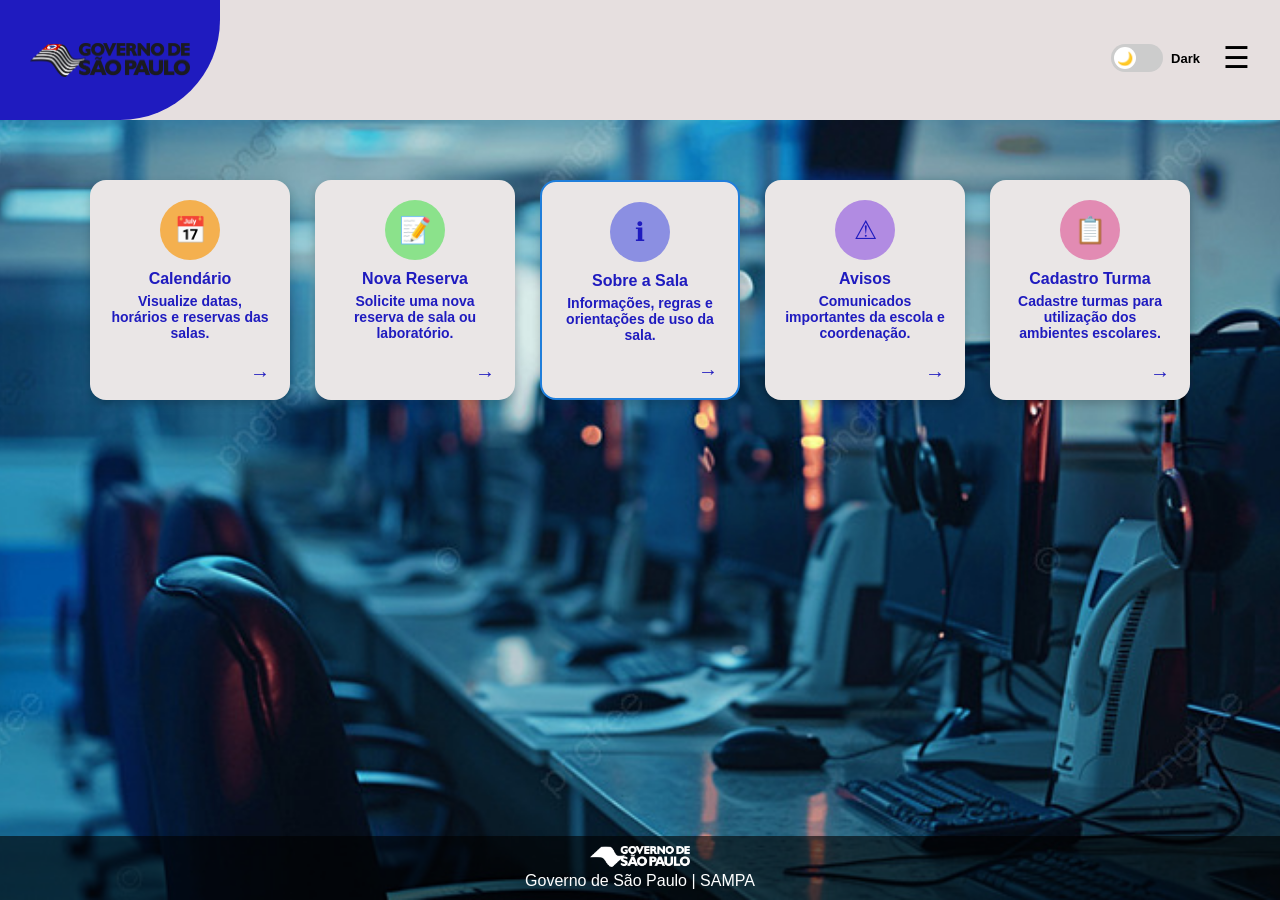
<file: demo/src/main/resources/static/index.html>
<!DOCTYPE html>
<html lang="pt-br">

<head>
  <meta charset="UTF-8">
  <meta name="viewport" content="width=device-width, initial-scale=1.0">
  <title>Menu Principal</title>
  <link rel="stylesheet" href="TelaPrincipal.css">
</head>

<body>

  <!-- CARROSSEL DE FUNDO -->
  <div class="background-slider">
    <img src="imagens/informatica.jpg" class="slide">
    <img src="imagens/informatica2.jpg" class="slide">
    <img src="imagens/informática-capa-1080x400.jpg" class="slide">
    <img src="imagens/treinar.jpg" class="slide">
  </div>

  <!-- TOPO -->
  <header class="topo">
    <div class="decor">
      <img src="imagens/São_Paulo_Government_Logo.svg.png" alt="Governo de São Paulo">
    </div>

    <!-- TOGGLE DARK MODE -->
    <label class="dark-toggle" title="Alternar modo escuro">
      <input type="checkbox" id="darkToggle">
      <div class="toggle-track">
        <div class="toggle-knob" id="toggleIcon">🌙</div>
      </div>
      <span class="toggle-label" id="toggleLabel">Dark</span>
    </label>

    <div class="menu" onclick="toggleMenu()">☰</div>
  </header>

  <!-- MENU LATERAL -->
  <div id="menuLateral" class="menu-lateral">
    <a href="TelaFormulario.html">Nova reserva</a>
    <a href="TelaCalendario.html">Visualizar datas</a>
    <a href="TelaSobre.html">Sobre a Sala</a>
    <a href="TelaAviso.html">Avisos</a>
  </div>

  <!-- CONTEÚDO -->
  <main class="container">

    <a href="TelaCalendario.html" class="card">
      <div class="icon calendario">📅</div>
      <h3>Calendário</h3>
      <p>Visualize datas, horários e reservas das salas.</p>
      <span class="seta">→</span>
    </a>

    <a href="TelaFormulario.html" class="card">
      <div class="icon reserva">📝</div>
      <h3>Nova Reserva</h3>
      <p>Solicite uma nova reserva de sala ou laboratório.</p>
      <span class="seta">→</span>
    </a>

    <a href="TelaSobre.html" class="card destaque">
      <div class="icon info">ℹ</div>
      <h3>Sobre a Sala</h3>
      <p>Informações, regras e orientações de uso da sala.</p>
      <span class="seta">→</span>
    </a>

    <a href="TelaAviso.html" class="card">
      <div class="icon aviso">⚠</div>
      <h3>Avisos</h3>
      <p>Comunicados importantes da escola e coordenação.</p>
      <span class="seta">→</span>
    </a>

    <a href="TelaCadastro.html" class="card">
      <div class="icon cadastro">📋</div>
      <h3>Cadastro Turma</h3>
      <p>Cadastre turmas para utilização dos ambientes escolares.</p>
      <span class="seta">→</span>
    </a>

  </main>

  <!-- RODAPÉ -->
  <footer class="rodape">
    <img src="imagens/São_Paulo_Government_Logo.svg.png" class="logo-footer">
    <p>Governo de São Paulo | SAMPA</p>
  </footer>

  <script src="https://code.jquery.com/jquery-3.6.0.min.js"></script>

  <!-- SCRIPT -->
  <script>
    // ===== MENU LATERAL (CORRIGIDO) =====
    function toggleMenu() {
      const menu = document.getElementById("menuLateral");
      // O toggle adiciona a classe "ativo" se não tiver, e remove se tiver
      menu.classList.toggle("ativo");
    }

    // Fecha o menu se clicar em qualquer link lá dentro
    $(".menu-lateral a").click(function () {
      $("#menuLateral").removeClass("ativo");
    });

    // ===== CARROSSEL =====
    let index = 0;
    const slides = $(".slide");
    slides.hide().eq(0).show();

    function trocarSlide() {
      slides.eq(index).fadeOut(800);
      index = (index + 1) % slides.length;
      slides.eq(index).fadeIn(800);
    }
    setInterval(trocarSlide, 3000);

    // ===== DARK MODE =====
    const toggle = document.getElementById("darkToggle");
    const icon = document.getElementById("toggleIcon");
    const label = document.getElementById("toggleLabel");

    if (localStorage.getItem("tema") === "dark") {
      document.documentElement.setAttribute("data-theme", "dark");
      toggle.checked = true;
      icon.textContent = "☀️";
      label.textContent = "Light";
    }

    toggle.addEventListener("change", () => {
      if (toggle.checked) {
        document.documentElement.setAttribute("data-theme", "dark");
        localStorage.setItem("tema", "dark");
        icon.textContent = "☀️";
        label.textContent = "Light";
      } else {
        document.documentElement.removeAttribute("data-theme");
        localStorage.setItem("tema", "light");
        icon.textContent = "🌙";
        label.textContent = "Dark";
      }
    });
  </script>

</body>

</html>
</file>
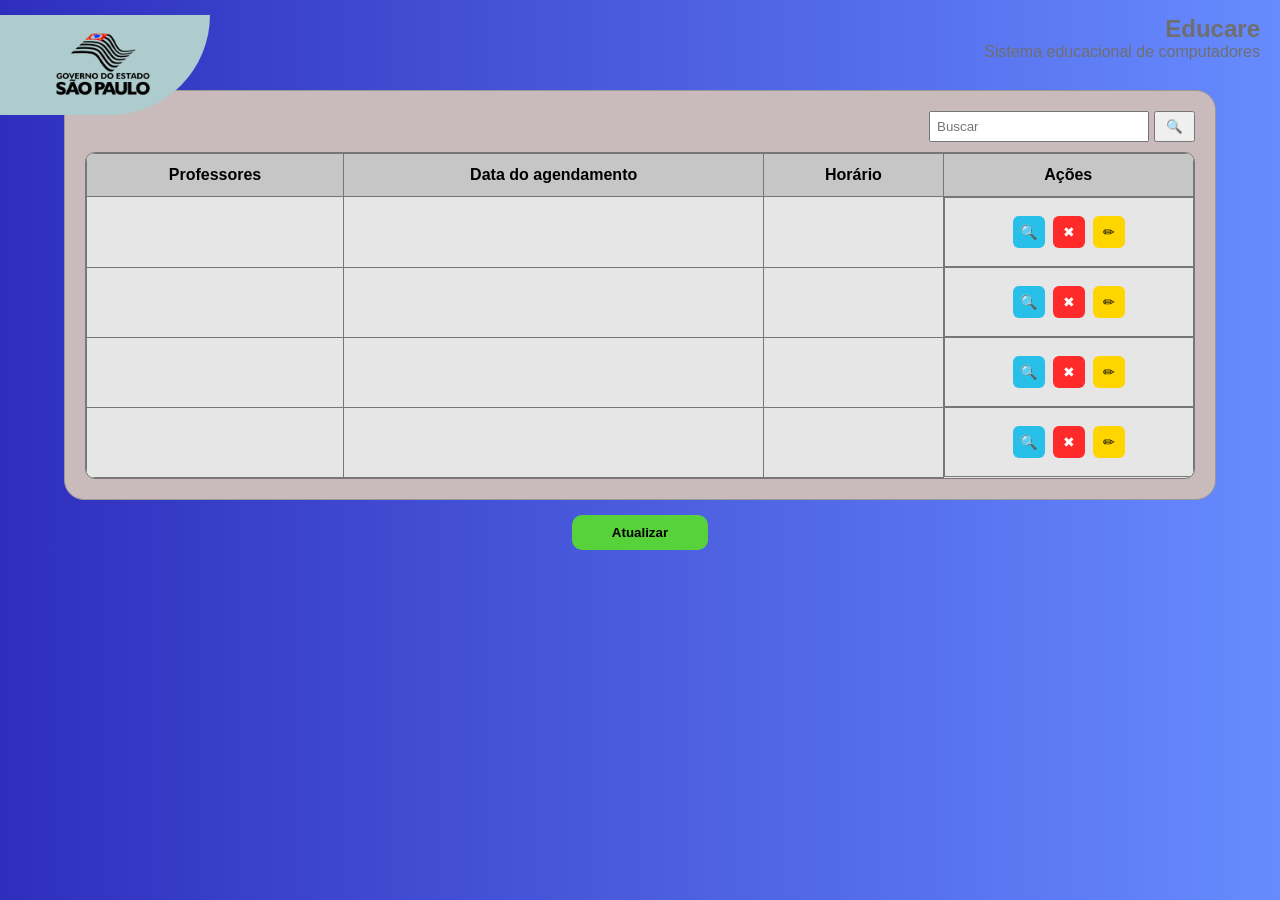
<file: TelaControleReservas.html>
<!DOCTYPE html>
<html lang="pt-br">
<head>
  <meta charset="UTF-8">
  <title>Gestão de Reservas</title>
  <link rel="stylesheet" href="TelaControleReservas.css">
</head>
<body>

<!-- TOPO -->
<div class="topo">
  <div class="azul-topo">
    <img src="46a55ed3e06317553ee3d53acfed8ce6.png" alt="Logo Governo">
  </div>

  <div class="titulo">
    <h2>Educare</h2>
    <p>Sistema educacional de computadores</p>
  </div>
</div>

<!-- CONTAINER -->
<div class="container">

  <div class="box">

    <!-- BUSCA -->
    <div class="barra">
      <input type="text" placeholder="Buscar">
      <button>🔍</button>
    </div>

    <!-- TABELA -->
    <div class="tabela">
      <table>
        <thead>
          <tr>
            <th>Professores</th>
            <th>Data do agendamento</th>
            <th>Horário</th>
            <th>Ações</th>
          </tr>
        </thead>

        <tbody>
          <tr>
            <td></td>
            <td></td>
            <td></td>
            <td class="acoes">
              <span class="btn btn-azul">🔍</span>
              <span class="btn btn-vermelho">✖</span>
              <span class="btn btn-amarelo">✏</span>
            </td>
          </tr>

          <tr>
            <td></td>
            <td></td>
            <td></td>
            <td class="acoes">
              <span class="btn btn-azul">🔍</span>
              <span class="btn btn-vermelho">✖</span>
              <span class="btn btn-amarelo">✏</span>
            </td>
          </tr>

          <tr>
            <td></td>
            <td></td>
            <td></td>
            <td class="acoes">
              <span class="btn btn-azul">🔍</span>
              <span class="btn btn-vermelho">✖</span>
              <span class="btn btn-amarelo">✏</span>
            </td>
          </tr>

          <tr>
            <td></td>
            <td></td>
            <td></td>
            <td class="acoes">
              <span class="btn btn-azul">🔍</span>
              <span class="btn btn-vermelho">✖</span>
              <span class="btn btn-amarelo">✏</span>
            </td>
          </tr>
        </tbody>
      </table>
    </div>

  </div>

  <div class="rodape">
    <button class="update">Atualizar</button>
  </div>

</div>

</body>
</html>
</file>
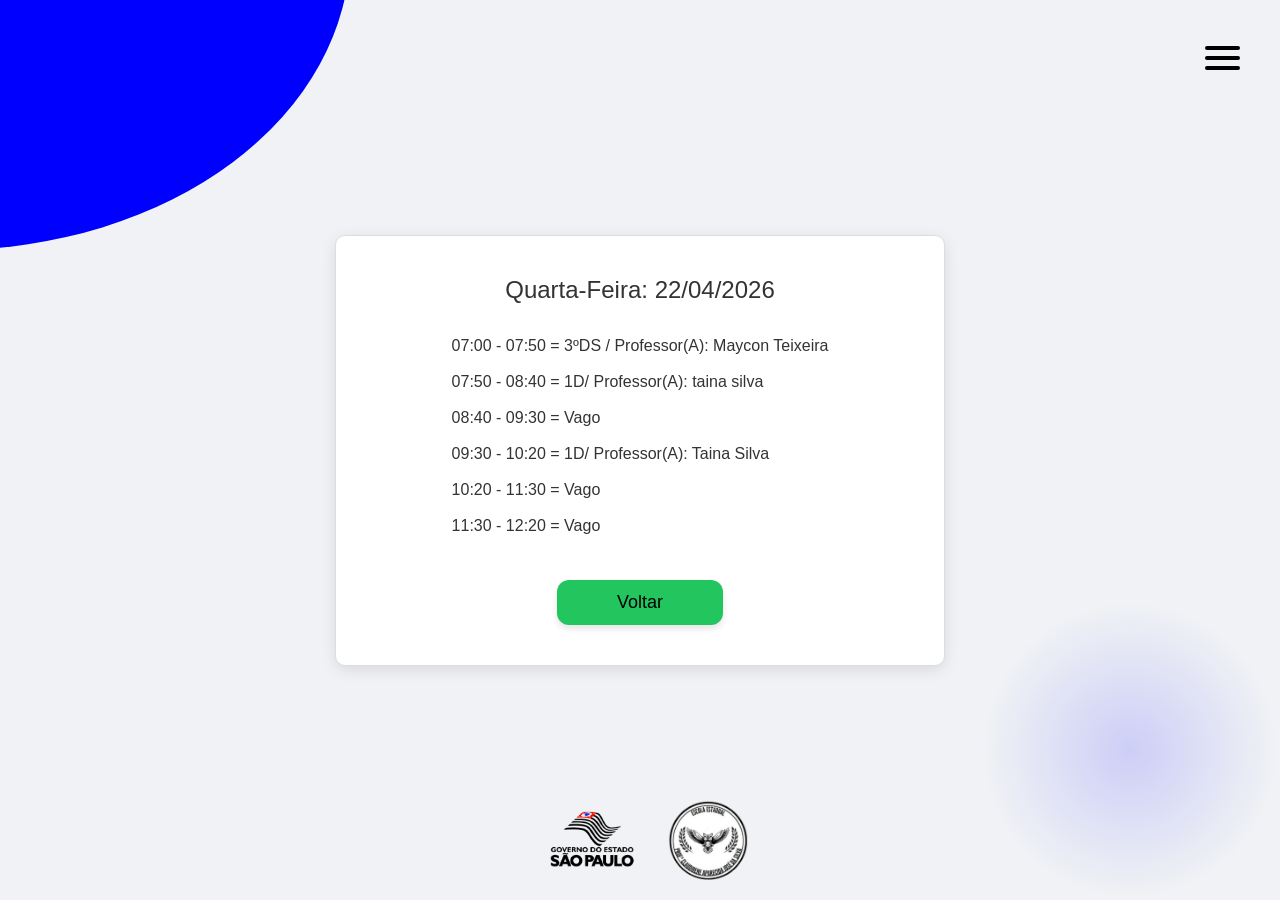
<file: TelaDetalheCalendario.html>
<!DOCTYPE html>
<html lang="pt-br">
<head>
    <meta charset="UTF-8">
    <meta name="viewport" content="width=device-width, initial-scale=1.0">
    <title>Horários da Sala</title>
    <link rel="stylesheet" href="TelaDetalheCalendario.css">
</head>
<body>

    <div class="top-blob"></div>

    <div class="menu-icon">
        <span></span>
        <span></span>
        <span></span>
    </div>

    <main class="container">
        <div class="card">
            <h2>Quarta-Feira: 22/04/2026</h2>
            
            <div class="schedule-list">
                <p>07:00 - 07:50 = 3ºDS / Professor(A): Maycon Teixeira</p>
                <p>07:50 - 08:40 = 1D/ Professor(A): taina silva</p>
                <p>08:40 - 09:30 = Vago</p>
                <p>09:30 - 10:20 = 1D/ Professor(A): Taina Silva</p>
                <p>10:20 - 11:30 = Vago</p>
                <p>11:30 - 12:20 = Vago</p>
            </div>

            <button class="btn-voltar">Voltar</button>
        </div>
    </main>

    <footer class="footer-logos">
        <img src="46a55ed3e06317553ee3d53acfed8ce6.png" alt="Governo de SP" class="logo-sp">
        <img src="WhatsApp Image 2026-05-06 at 10.18.11.png" alt="Logo da Escola" class="logo-escola">
    </footer>

</body>
</html>
</file>
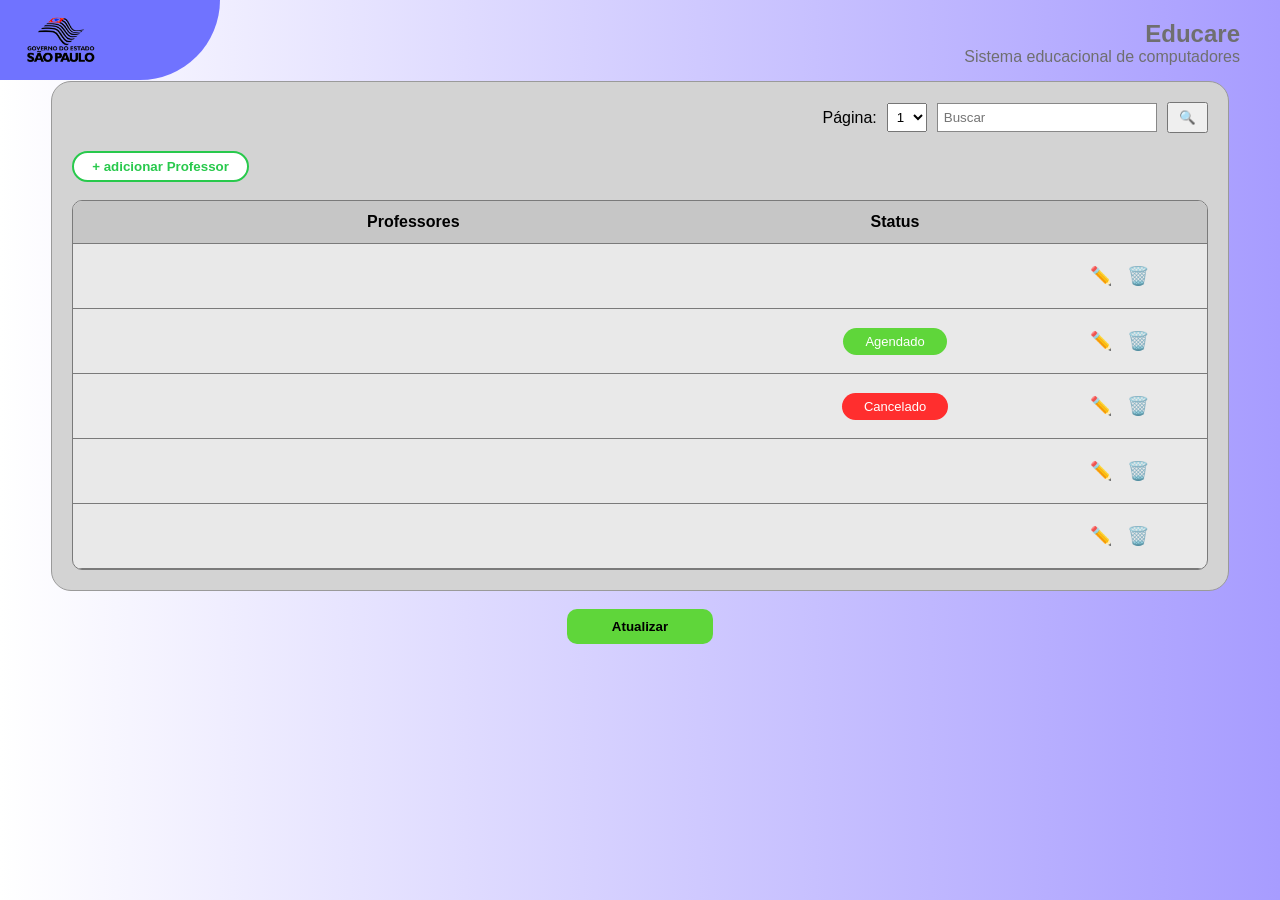
<file: TelaGerenciamento.html>
<!DOCTYPE html>
<html lang="pt-br">
<head>
  <meta charset="UTF-8">
  <title>Gestão de Professores</title>
  <link rel="stylesheet" href="TelaGerenciamento.css">
</head>
<body>

<!-- TOPO -->
<div class="topo">
  <div class="azul">
    <img src="46a55ed3e06317553ee3d53acfed8ce6.png" alt="logo">
  </div>

  <div class="titulo">
    <h2>Educare</h2>
    <p>Sistema educacional de computadores</p>
  </div>
</div>

<!-- CONTAINER -->
<div class="container">

  <div class="box">

    <!-- HEADER -->
    <div class="header">
      <div class="gov">
       
      </div>

      <div class="filtros">
        Página:
        <select><option>1</option></select>

        <input type="text" placeholder="Buscar">
        <button>🔍</button>
      </div>
    </div>

    <button class="add">+ adicionar Professor</button>

    <!-- TABELA -->
    <div class="tabela">
      <table>
        <thead>
          <tr>
            <th>Professores</th>
            <th>Status</th>
            <th></th>
          </tr>
        </thead>

        <tbody>
          <tr>
            <td></td>
            <td></td>
            <td class="acoes">✏️ 🗑️</td>
          </tr>

          <tr>
            <td></td>
            <td><span class="ok">Agendado</span></td>
            <td class="acoes">✏️ 🗑️</td>
          </tr>

          <tr>
            <td></td>
            <td><span class="no">Cancelado</span></td>
            <td class="acoes">✏️ 🗑️</td>
          </tr>

          <tr>
            <td></td>
            <td></td>
            <td class="acoes">✏️ 🗑️</td>
          </tr>

          <tr>
            <td></td>
            <td></td>
            <td class="acoes">✏️ 🗑️</td>
          </tr>
        </tbody>
      </table>
    </div>

  </div>

  <div class="rodape">
    <button class="update">Atualizar</button>
  </div>

</div>

</body>
</html>
</file>
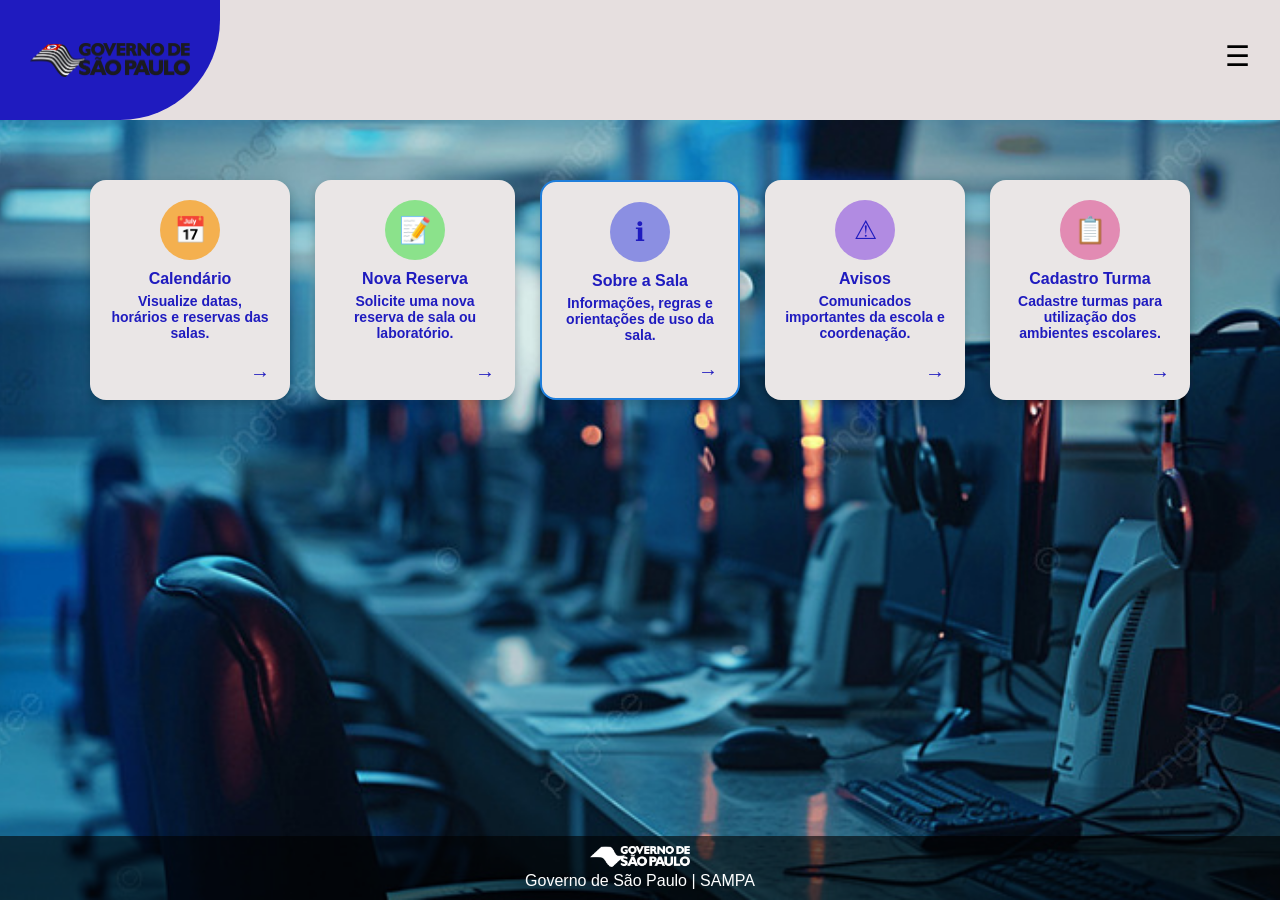
<file: TelaPrincipal.html>
<!DOCTYPE html>
<html lang="pt-br">

<head>
  <meta charset="UTF-8">
  <meta name="viewport" content="width=device-width, initial-scale=1.0">
  <title>Reserva de Sala</title>
  <link rel="stylesheet" href="TelaPrincipal.css">
</head>

<body>

  <!-- CARROSSEL DE FUNDO -->
  <div class="background-slider">
    <img src="imagens/informatica.jpg" class="slide">
    <img src="imagens/informatica2.jpg" class="slide">
    <img src="imagens/informática-capa-1080x400.jpg" class="slide">
    <img src="imagens/treinar.jpg" class="slide">
  </div>

  <!-- TOPO -->
  <header class="topo">
    <div class="decor">
      <img src="imagens/São_Paulo_Government_Logo.svg.png" alt="Governo de São Paulo">
    </div>

    <div class="menu" onclick="toggleMenu()">☰</div>
  </header>

  <!-- MENU LATERAL -->
  <div id="menuLateral" class="menu-lateral">
    <a href="TelaFormulario.html">Nova reserva</a>
    <a href="TelaCalendario.html">Visualizar datas</a>
    <a href="TelaSobre.html">Sobre a Sala</a>
    <a href="TelaAviso.html">Avisos</a>
  </div>

  <!-- CONTEÚDO -->
  <main class="container">

    <a href="TelaCalendario.html" class="card">
      <div class="icon calendario">📅</div>
      <h3>Calendário</h3>
      <p>Visualize datas, horários e reservas das salas.</p>
      <span class="seta">→</span>
    </a>

    <a href="TelaFormulario.html" class="card">
      <div class="icon reserva">📝</div>
      <h3>Nova Reserva</h3>
      <p>Solicite uma nova reserva de sala ou laboratório.</p>
      <span class="seta">→</span>
    </a>

    <a href="TelaSobre.html" class="card destaque">
      <div class="icon info">ℹ</div>
      <h3>Sobre a Sala</h3>
      <p>Informações, regras e orientações de uso da sala.</p>
      <span class="seta">→</span>
    </a>

    <a href="TelaAviso.html" class="card">
      <div class="icon aviso">⚠</div>
      <h3>Avisos</h3>
      <p>Comunicados importantes da escola e coordenação.</p>
      <span class="seta">→</span>
    </a>

    <a href="TelaCadastro.html" class="card">
      <div class="icon cadastro">📋</div>
      <h3>Cadastro Turma</h3>
      <p>Cadastre turmas para utilização dos ambientes escolares.</p>
      <span class="seta">→</span>
    </a>

  </main>

  <!-- RODAPÉ -->
  <footer class="rodape">
    <img src="imagens/São_Paulo_Government_Logo.svg.png" class="logo-footer">
    <p>Governo de São Paulo | SAMPA</p>
  </footer>

  <!-- jQuery -->
  <script src="https://code.jquery.com/jquery-3.6.0.min.js"></script>

  <!-- SCRIPT -->
  <script>
    function toggleMenu() {
      const menu = document.getElementById("menuLateral");
      menu.style.right = (menu.style.right === "0px") ? "-300px" : "0px";
    }

    let index = 0;
    const slides = $(".slide");

    slides.hide().eq(0).show();

    function trocarSlide() {
      slides.eq(index).fadeOut(800);
      index = (index + 1) % slides.length;
      slides.eq(index).fadeIn(800);
    }

    setInterval(trocarSlide, 3000);
  </script>

</body>

</html>
</file>
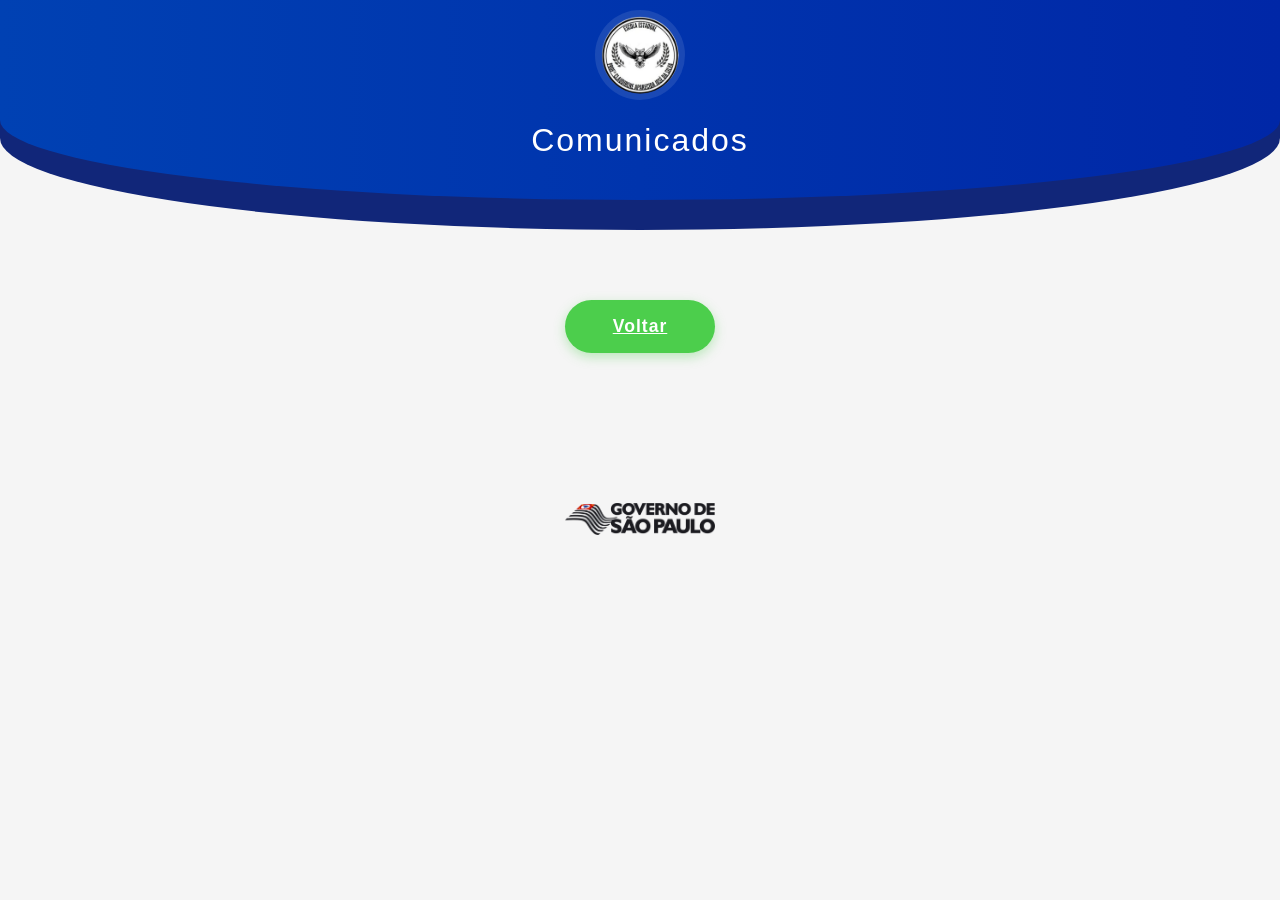
<file: demo/src/main/resources/static/TelaAviso.html>
<!DOCTYPE html>
<html lang="pt-BR">

<head>
  <meta charset="UTF-8" />
  <meta name="viewport" content="width=device-width, initial-scale=1.0" />
  <title>Comunicados - Escola Estadual</title>
  <link rel="stylesheet" href="TelaAviso.css" />
</head>

<body>

  <header>
    <div class="header-inner">
      <div class="logo-wrap">
        <img src="imagens/IMG-20260422-WA0002(1).png" alt="Logo Escola" class="logo" />
      </div>
      <h1 class="titulo">Comunicados</h1>
      <button class="menu-btn" aria-label="Menu">
    </div>
    <div class="header-wave"></div>
  </header>

  <main>
    <div class="cards-grid" id="grid-avisos">
      <!-- Os avisos do banco vão aparecer aqui -->
    </div>

    <!-- Botão Voltar (mantenha fora da grid para não sumir) -->
    <div class="center-col">
      <a href="index.html" class="btn-voltar">Voltar</a>
    </div>

    <div class="footer-logo">
      <img src="imagens/São_Paulo_Government_Logo.svg.png" alt="Governo do Estado de São Paulo" />
    </div>
  </main>

  <script>
    async function carregarAvisos() {
      const response = await fetch('http://localhost:8080/api/avisos');
      const avisos = await response.json();
      const grid = document.getElementById('grid-avisos');

      grid.innerHTML = avisos.map(aviso => `
            <div class="card">
                <div class="card-img-wrap">
                    <img src="${aviso.imagemUrl}" alt="${aviso.titulo}" />
                </div>
                <div class="card-body">
                    <p><strong>${aviso.titulo}:</strong></p>
                    <p>${aviso.conteudo}</p>
                </div>
            </div>
        `).join('');
    }

    // Carrega os avisos assim que a página abre
    window.onload = carregarAvisos;
  </script>
</body>

</html>
</file>
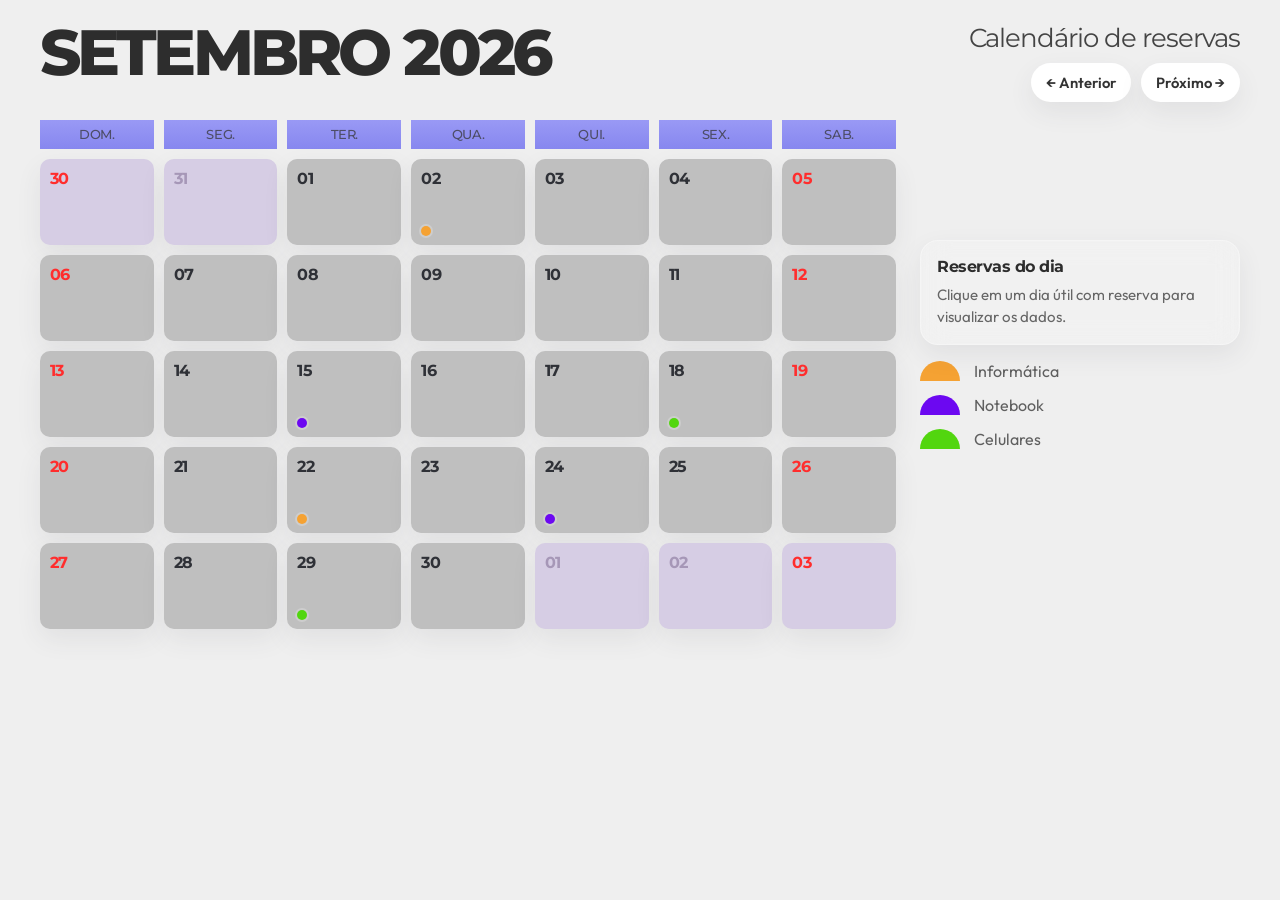
<file: demo/src/main/resources/static/TelaCalendario.html>
<!DOCTYPE html>
<html lang="pt-BR">

<head>
    <meta charset="UTF-8" />
    <meta name="viewport" content="width=device-width, initial-scale=1.0" />
    <title>Calendário de Reservas</title>

    <link rel="preconnect" href="https://fonts.googleapis.com">
    <link rel="preconnect" href="https://fonts.gstatic.com" crossorigin>

    <link
        href="https://fonts.googleapis.com/css2?family=Montserrat:wght@400;500;600;700;800&family=Outfit:wght@300;400;500;600&display=swap"
        rel="stylesheet">

    <link rel="stylesheet" href="TelaCalendario.css">
</head>

<body>

    <main class="page">

        <header class="header">

            <h1 class="title">SETEMBRO 2026</h1>

            <div class="right-top">

                <p class="subtitle">Calendário de reservas</p>

                <div class="controls">
                    <button class="btn nav" id="prevBtn">← Anterior</button>
                    <button class="btn nav" id="nextBtn">Próximo →</button>
                </div>

            </div>

        </header>

        <section class="main">

            <section class="calendar-area reveal">

                <div class="weekdays">
                    <div class="weekday">DOM.</div>
                    <div class="weekday">SEG.</div>
                    <div class="weekday">TER.</div>
                    <div class="weekday">QUA.</div>
                    <div class="weekday">QUI.</div>
                    <div class="weekday">SEX.</div>
                    <div class="weekday">SAB.</div>
                </div>

                <div class="calendar" id="calendar"></div>

            </section>

            <aside class="side reveal">

                <div class="info-panel">

                    <h3>Reservas do dia</h3>

                    <p class="info-empty" id="emptyText">
                        Clique em um dia útil com reserva para visualizar os dados.
                    </p>

                    <div class="mini-table" id="miniTable">

                        <div class="mini-date" id="miniDate">
                            00/00/0000
                        </div>

                        <div class="mini-head">
                            <div>Tipo</div>
                            <div>Turma</div>
                            <div>Horário</div>
                        </div>

                        <div id="miniBody"></div>

                    </div>

                </div>

                <div class="legend">

                    <div class="legend-item">
                        <span class="half orange"></span>
                        <span>Informática</span>
                    </div>

                    <div class="legend-item">
                        <span class="half purple"></span>
                        <span>Notebook</span>
                    </div>

                    <div class="legend-item">
                        <span class="half green"></span>
                        <span>Celulares</span>
                    </div>

                </div>

            </aside>

        </section>

    </main>

    <script>

        const monthNames = [
            "JANEIRO", "FEVEREIRO", "MARÇO", "ABRIL", "MAIO", "JUNHO",
            "JULHO", "AGOSTO", "SETEMBRO", "OUTUBRO", "NOVEMBRO", "DEZEMBRO"
        ];

        const typeNames = {
            informatica: "Informática",
            notebook: "Notebook",
            celulares: "Celulares"
        };

        const reservations = {

            "2026-09-02": [
                {
                    type: "informatica",
                    turma: "3ºC",
                    horario: "7:00 - 9:30",
                    professor: "Prof. Carlos Almeida"
                },

                {
                    type: "informatica",
                    turma: "3ºC",
                    horario: "9:50 - 12:20",
                    professor: "Prof. Carlos Almeida"
                }
            ],

            "2026-09-15": [
                {
                    type: "notebook",
                    turma: "2ºB",
                    horario: "13:00 - 15:00"
                }
            ],

            "2026-09-18": [
                {
                    type: "celulares",
                    turma: "1ºA",
                    horario: "8:00 - 10:00"
                }
            ],

            "2026-09-22": [
                {
                    type: "informatica",
                    turma: "2ºC",
                    horario: "10:00 - 11:40"
                }
            ],

            "2026-09-24": [
                {
                    type: "notebook",
                    turma: "3ºA",
                    horario: "7:30 - 9:10"
                }
            ],

            "2026-09-29": [
                {
                    type: "celulares",
                    turma: "1ºC",
                    horario: "14:00 - 16:00"
                }
            ]
        };

        let currentYear = 2026;
        let currentMonth = 8;

        const calendar = document.getElementById("calendar");
        const prevBtn = document.getElementById("prevBtn");
        const nextBtn = document.getElementById("nextBtn");

        const emptyText = document.getElementById("emptyText");
        const miniTable = document.getElementById("miniTable");
        const miniDate = document.getElementById("miniDate");
        const miniBody = document.getElementById("miniBody");

        function pad(n) {
            return String(n).padStart(2, "0");
        }

        function formatDateBR(y, m, d) {
            return `${pad(d)}/${pad(m + 1)}/${y}`;
        }

        function clearInfo() {

            emptyText.style.display = "block";

            miniTable.classList.remove("active");

            miniBody.innerHTML = "";
        }

        function showInfo(dateKey, list) {

            const [y, m, d] = dateKey.split("-").map(Number);

            miniDate.textContent = formatDateBR(y, m - 1, d);

            miniBody.innerHTML = "";

            list.forEach(item => {

                const row = document.createElement("div");

                row.className = "mini-row";

                row.innerHTML = `
                    <div>
                        <span class="type-badge ${item.type}">
                            ${typeNames[item.type]}
                        </span>
                    </div>

                    <div>${item.turma}</div>

                    <div>${item.horario}</div>
                `;

                miniBody.appendChild(row);

            });

            emptyText.style.display = "none";

            miniTable.classList.add("active");
        }

        function renderCalendar(year, month) {

            calendar.innerHTML = "";

            clearInfo();

            document.querySelector(".title").textContent =
                `${monthNames[month]} ${year}`;

            const firstDay = new Date(year, month, 1).getDay();

            const daysInMonth =
                new Date(year, month + 1, 0).getDate();

            const prevMonthDays =
                new Date(year, month, 0).getDate();

            const totalCells = 35;

            for (let i = 0; i < totalCells; i++) {

                const day = document.createElement("div");

                day.className = "day";

                day.style.animationDelay = `${i * 0.025}s`;

                let dayNum;

                let cellMonth = month;

                let cellYear = year;

                let outside = false;

                if (i < firstDay) {

                    dayNum =
                        prevMonthDays - firstDay + i + 1;

                    cellMonth = month - 1;

                    if (cellMonth < 0) {

                        cellMonth = 11;

                        cellYear--;
                    }

                    outside = true;

                }

                else if (i >= firstDay + daysInMonth) {

                    dayNum =
                        i - (firstDay + daysInMonth) + 1;

                    cellMonth = month + 1;

                    if (cellMonth > 11) {

                        cellMonth = 0;

                        cellYear++;
                    }

                    outside = true;

                }

                else {

                    dayNum = i - firstDay + 1;
                }

                const weekday = i % 7;

                if (weekday === 0)
                    day.classList.add("sun");

                if (weekday === 6)
                    day.classList.add("sat");

                if (outside)
                    day.classList.add("outside");

                const isWeekend =
                    weekday === 0 || weekday === 6;

                if (isWeekend)
                    day.classList.add("no-class");

                const dateKey =
                    `${cellYear}-${pad(cellMonth + 1)}-${pad(dayNum)}`;

                const list =
                    reservations[dateKey] || [];

                const num = document.createElement("div");

                num.className = "num";

                num.textContent = pad(dayNum);

                day.appendChild(num);

                if (!isWeekend && list.length) {

                    const markers =
                        document.createElement("div");

                    markers.className = "markers";

                    const uniqueTypes =
                        [...new Set(list.map(item => item.type))];

                    uniqueTypes.forEach(type => {

                        const dot =
                            document.createElement("span");

                        dot.className = `dot ${type}`;

                        markers.appendChild(dot);

                    });

                    day.appendChild(markers);

                    day.style.cursor = "pointer";

                    day.addEventListener("click", () => {

                        document
                            .querySelectorAll(".day")
                            .forEach(el =>
                                el.classList.remove("selected-day"));

                        day.classList.add("selected-day");

                        showInfo(dateKey, list);

                    });
                }

                calendar.appendChild(day);
            }
        }

        prevBtn.addEventListener("click", () => {

            currentMonth--;

            if (currentMonth < 0) {

                currentMonth = 11;

                currentYear--;
            }

            renderCalendar(currentYear, currentMonth);
        });

        nextBtn.addEventListener("click", () => {

            currentMonth++;

            if (currentMonth > 11) {

                currentMonth = 0;

                currentYear++;
            }

            renderCalendar(currentYear, currentMonth);
        });

        const observer =
            new IntersectionObserver(entries => {

                entries.forEach(entry => {

                    if (entry.isIntersecting) {

                        entry.target.classList.add("visible");
                    }
                });

            }, { threshold: 0.1 });

        document
            .querySelectorAll(".reveal")
            .forEach(el => observer.observe(el));

        renderCalendar(currentYear, currentMonth);

    </script>

</body>

</html>
</file>
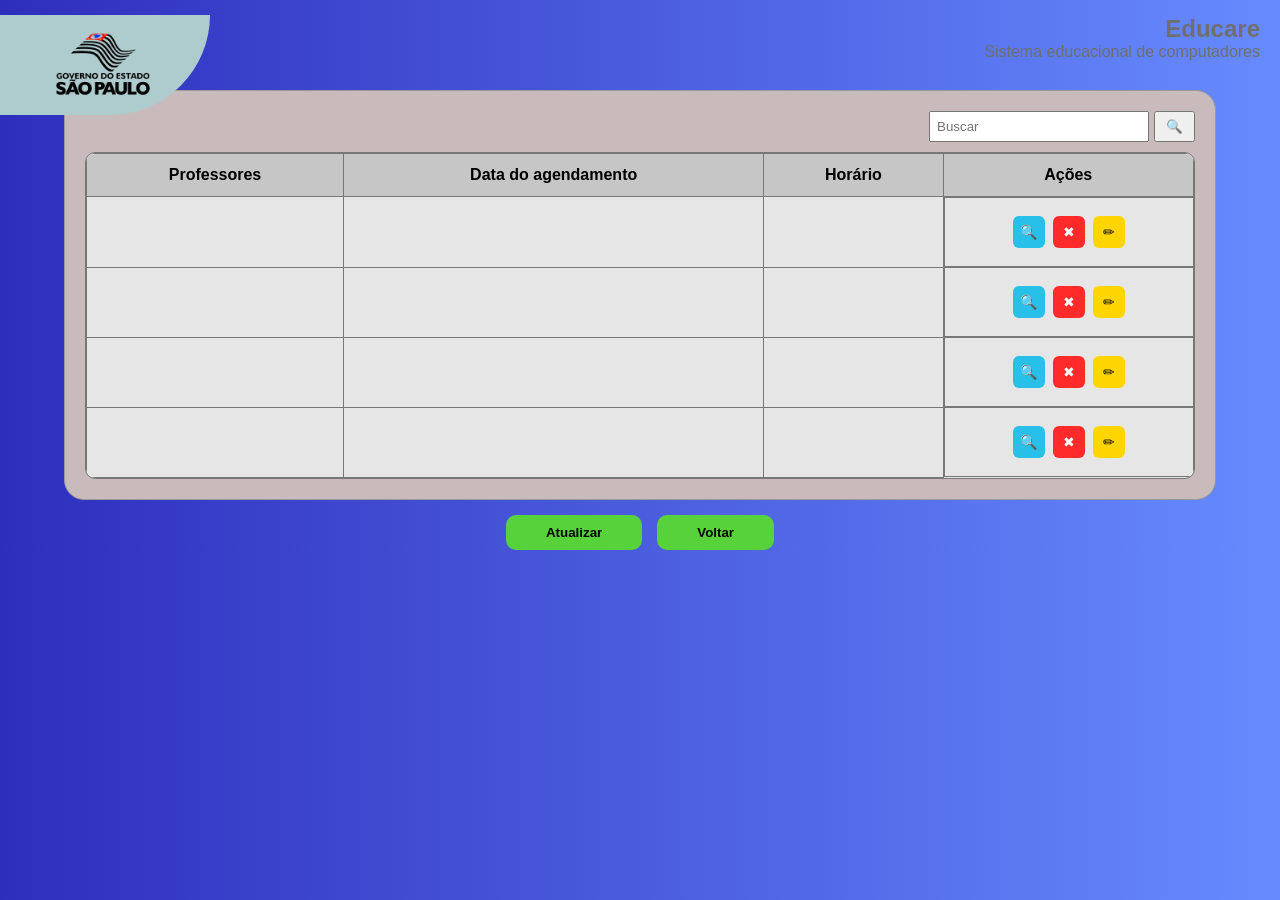
<file: demo/src/main/resources/static/TelaControleReservas.html>
<!DOCTYPE html>
<html lang="pt-br">

<head>
  <meta charset="UTF-8">
  <title>Gestão de Reservas</title>
  <link rel="stylesheet" href="TelaControleReservas.css">
</head>

<body>

  <!-- TOPO -->
  <div class="topo">
    <div class="azul-topo">
      <img src="46a55ed3e06317553ee3d53acfed8ce6.png" alt="Logo Governo">
    </div>

    <div class="titulo">
      <h2>Educare</h2>
      <p>Sistema educacional de computadores</p>
    </div>
  </div>

  <!-- CONTAINER -->
  <div class="container">

    <div class="box">

      <!-- BUSCA -->
      <div class="barra">
        <input type="text" placeholder="Buscar">
        <button>🔍</button>
      </div>

      <!-- TABELA -->
      <div class="tabela">
        <table>
          <thead>
            <tr>
              <th>Professores</th>
              <th>Data do agendamento</th>
              <th>Horário</th>
              <th>Ações</th>
            </tr>
          </thead>

          <tbody>
            <tr>
              <td></td>
              <td></td>
              <td></td>
              <td class="acoes">
                <span class="btn btn-azul">🔍</span>
                <span class="btn btn-vermelho">✖</span>
                <span class="btn btn-amarelo">✏</span>
              </td>
            </tr>

            <tr>
              <td></td>
              <td></td>
              <td></td>
              <td class="acoes">
                <span class="btn btn-azul">🔍</span>
                <span class="btn btn-vermelho">✖</span>
                <span class="btn btn-amarelo">✏</span>
              </td>
            </tr>

            <tr>
              <td></td>
              <td></td>
              <td></td>
              <td class="acoes">
                <span class="btn btn-azul">🔍</span>
                <span class="btn btn-vermelho">✖</span>
                <span class="btn btn-amarelo">✏</span>
              </td>
            </tr>

            <tr>
              <td></td>
              <td></td>
              <td></td>
              <td class="acoes">
                <span class="btn btn-azul">🔍</span>
                <span class="btn btn-vermelho">✖</span>
                <span class="btn btn-amarelo">✏</span>
              </td>
            </tr>
          </tbody>
        </table>
      </div>

    </div>

    <div class="rodape">
      <button class="update">Atualizar</button>
      <a href="TelaPrincipalAdm.html">
        <button class="btn-voltar">Voltar</button>
      </a>
    </div>

  </div>

</body>

</html>
</file>
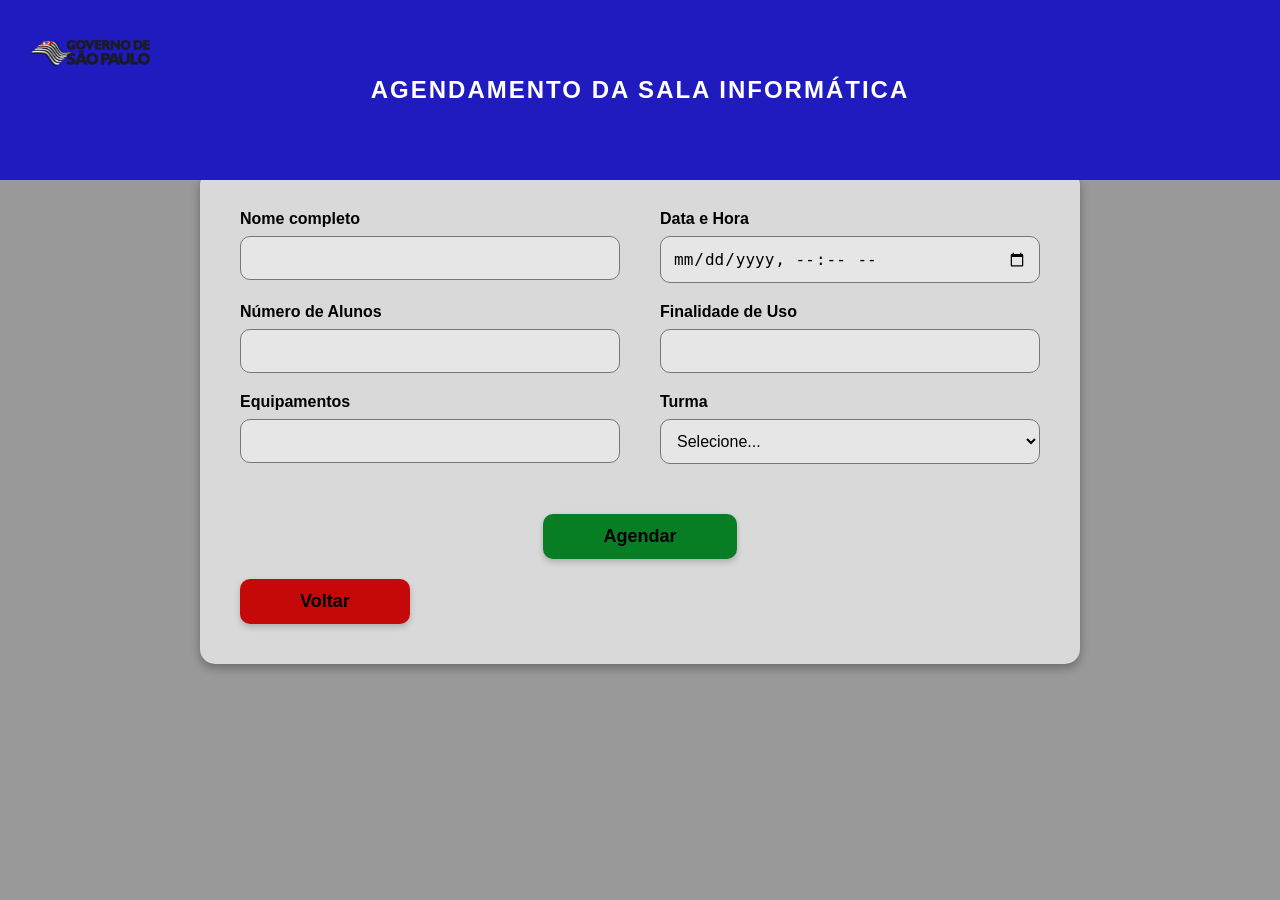
<file: demo/src/main/resources/static/TelaFormulario.html>
<!DOCTYPE html>
<html lang="pt-br">

<head>
    <meta charset="UTF-8">
    <meta name="viewport" content="width=device-width, initial-scale=1.0">
    <title>Formulário Agendamento</title>
    <link rel="stylesheet" href="TelaFormulario.css">
</head>

<body>

    <header>
        <div class="logo-sp">
            <img src="imagens/São_Paulo_Government_Logo.svg.png" alt="Governo de São Paulo">
        </div>

        <h1>Agendamento da Sala Informática</h1>
    </header>

    <div class="main-container">
        <div class="form-card">
            <form action="#">
                <div class="form-grid">

                    <div class="input-box">
                        <label>Nome completo</label>
                        <!-- Adicionado id="nomeCompleto" -->
                        <input type="text" id="nomeCompleto">
                    </div>

                    <div class="input-box">
                        <label>Data e Hora</label>
                        <!-- Adicionado id="dataHora" -->
                        <input type="datetime-local" id="dataHora">
                    </div>

                    <div class="input-box">
                        <label>Número de Alunos</label>
                        <!-- Adicionado id="numeroAlunos" -->
                        <input type="number" id="numeroAlunos">
                    </div>

                    <div class="input-box">
                        <label>Finalidade de Uso</label>
                        <!-- Adicionado id="finalidadeUso" -->
                        <input type="text" id="finalidadeUso">
                    </div>

                    <div class="input-box">
                        <label>Equipamentos</label>
                        <!-- Adicionado id="equipamentos" -->
                        <input type="text" id="equipamentos">
                    </div>

                    <div class="input-box">
                        <label>Turma</label>
                        <!-- Adicionado id="turma" -->
                        <select id="turma">
                            <option value="">Selecione...</option>
                            <option value="6º Ano A">6º Ano A</option>
                            <option value="7º Ano A">7º Ano A</option>
                            <option value="1º EM">1º EM</option>
                        </select>
                    </div>

                    <div class="btn-container">
                        <button type="submit" class="btn-enviar">Agendar</button>
                    </div>
                    <a href="index.html">
                        <button class="btn-voltar">Voltar</button>
                    </a>
                </div>
            </form>
        </div>
    </div>

    <script src="TelaFormulario.js"></script>
</body>

</html>
</file>
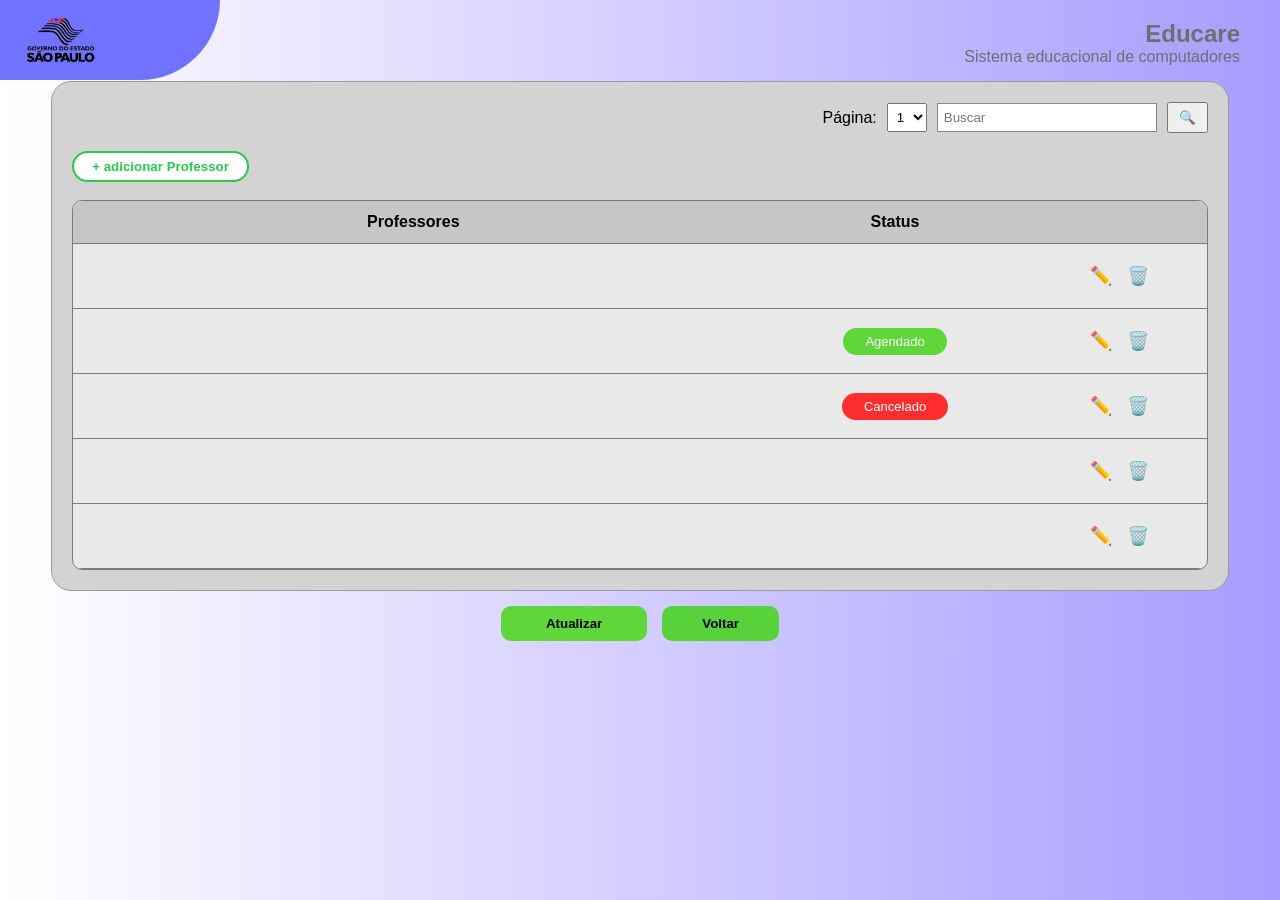
<file: demo/src/main/resources/static/TelaGerenciamento.html>
<!DOCTYPE html>
<html lang="pt-br">

<head>
  <meta charset="UTF-8">
  <title>Gestão de Professores</title>
  <link rel="stylesheet" href="TelaGerenciamento.css">
</head>

<body>

  <!-- TOPO -->
  <div class="topo">
    <div class="azul">
      <img src="46a55ed3e06317553ee3d53acfed8ce6.png" alt="logo">
    </div>

    <div class="titulo">
      <h2>Educare</h2>
      <p>Sistema educacional de computadores</p>
    </div>
  </div>

  <!-- CONTAINER -->
  <div class="container">

    <div class="box">

      <!-- HEADER -->
      <div class="header">
        <div class="gov">

        </div>

        <div class="filtros">
          Página:
          <select>
            <option>1</option>
          </select>

          <input type="text" placeholder="Buscar">
          <button>🔍</button>
        </div>
      </div>

      <button class="add">+ adicionar Professor</button>

      <!-- TABELA -->
      <div class="tabela">
        <table>
          <thead>
            <tr>
              <th>Professores</th>
              <th>Status</th>
              <th></th>
            </tr>
          </thead>

          <tbody>
            <tr>
              <td></td>
              <td></td>
              <td class="acoes">✏️ 🗑️</td>
            </tr>

            <tr>
              <td></td>
              <td><span class="ok">Agendado</span></td>
              <td class="acoes">✏️ 🗑️</td>
            </tr>

            <tr>
              <td></td>
              <td><span class="no">Cancelado</span></td>
              <td class="acoes">✏️ 🗑️</td>
            </tr>

            <tr>
              <td></td>
              <td></td>
              <td class="acoes">✏️ 🗑️</td>
            </tr>

            <tr>
              <td></td>
              <td></td>
              <td class="acoes">✏️ 🗑️</td>
            </tr>
          </tbody>
        </table>
      </div>

    </div>

    <div class="rodape">
      <button class="update">Atualizar</button>
      <a href="TelaPrincipalAdm.html">
        <button class="btn-voltar">Voltar</button>
      </a>
    </div>

  </div>

</body>

</html>
</file>
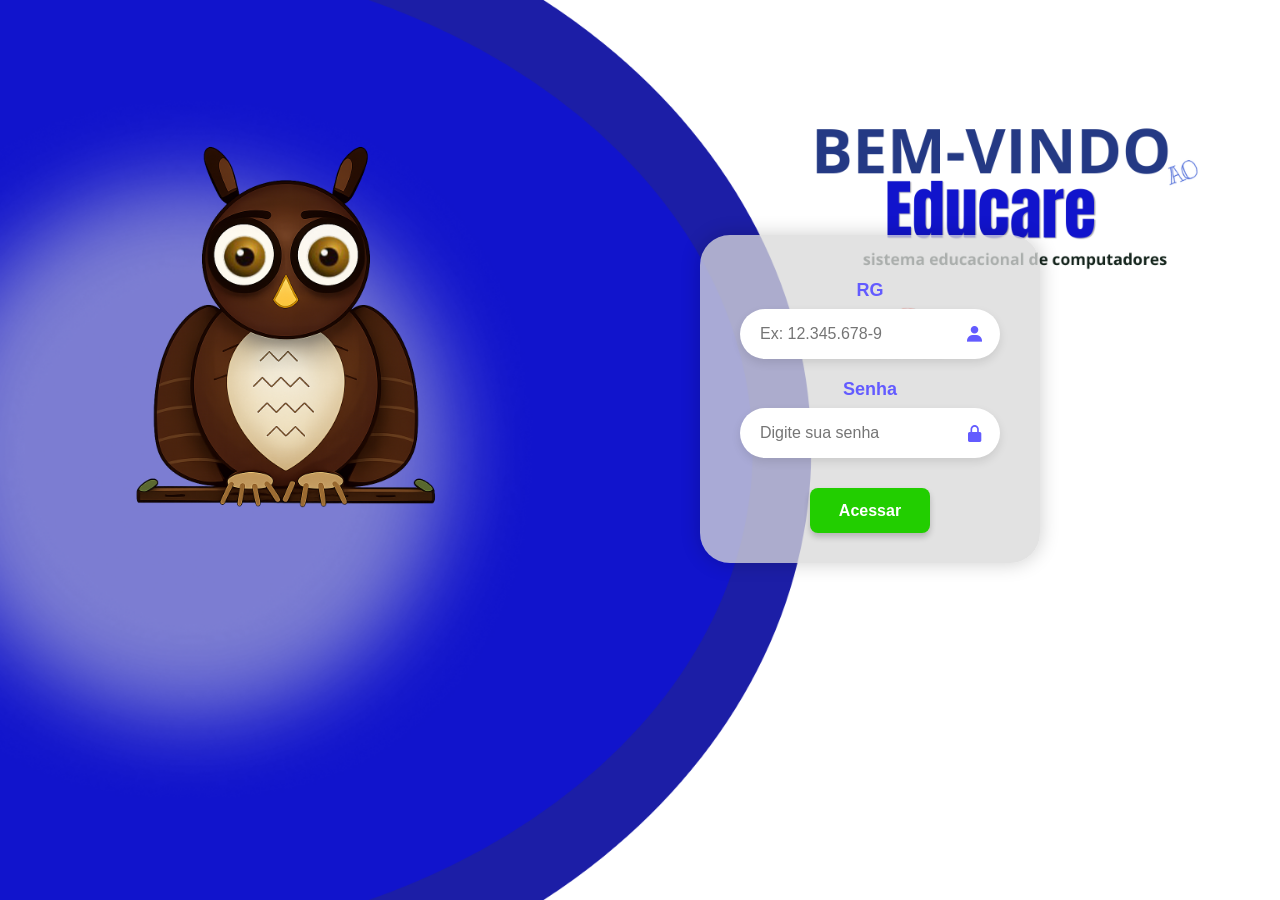
<file: demo/src/main/resources/static/TelaLogin.html>
<!DOCTYPE html>
<html lang="pt-br">

<head>
    <meta charset="UTF-8">
    <meta name="viewport" content="width=device-width, initial-scale=1.0">
    <link href='https://unpkg.com/boxicons@2.1.4/css/boxicons.min.css' rel='stylesheet'>
    <link rel="stylesheet" href="TelaLogin.css">
    <title>Educare - Login</title>

</head>

<body>

    <!-- Container da Coruja com ID para o clique -->
    <div class="coruja-container" id="coruja-trigger">
        <img src="imagens/coruja.png" class="coruja-img" alt="Coruja">

        <div class="olho olho-esq">
            <img src="imagens/olho.png" class="imagem-olho">
        </div>

        <div class="olho olho-dir">
            <img src="imagens/olho.png" class="imagem-olho">
        </div>
    </div>

    <main class="container">
        <form>
            <h3>RG</h3>
            <div class="input-box">
                <input placeholder="Ex: 12.345.678-9" type="text" required>
                <i class="bx bxs-user"></i>
            </div>

            <h3>Senha</h3>
            <div class="input-box">
                <input placeholder="Digite sua senha" type="password" required>
                <i class="bx bxs-lock-alt"></i>
            </div>

            <button type="submit" class="login">Acessar</button>
        </form>
    </main>

    <script>
        const olhos = document.querySelectorAll('.olho');
        const corujaContainer = document.getElementById('coruja-trigger');
        let mouseX = 0;
        let mouseY = 0;
        let isDizzy = false;

        // Captura a posição do mouse continuamente
        document.addEventListener('mousemove', (e) => {
            mouseX = e.clientX;
            mouseY = e.clientY;

            // Só move os olhos se não estiver tonta
            if (!isDizzy) {
                updateEyes(mouseX, mouseY);
            }
        });

        // Função para calcular o movimento dos olhos
        function updateEyes(xPos, yPos) {
            olhos.forEach(olho => {
                const imagemOlho = olho.querySelector('.imagem-olho');
                const rect = olho.getBoundingClientRect();
                const olhoX = rect.left + rect.width / 2;
                const olhoY = rect.top + rect.height / 2;
                const angulo = Math.atan2(yPos - olhoY, xPos - olhoX);
                const maxDist = rect.width * 0.15;
                const x = Math.cos(angulo) * maxDist;
                const y = Math.sin(angulo) * maxDist;
                imagemOlho.style.transform = `translate(-50%, -50%) translate(${x}px, ${y}px)`;
            });
        }

        // Evento de clique na coruja para ativar a animação
        corujaContainer.addEventListener('click', () => {
            if (isDizzy) return; // Evita bugs se clicar várias vezes seguidas

            isDizzy = true;

            // Adiciona as classes de animação definidas no CSS
            corujaContainer.classList.add('shake-animation');
            olhos.forEach(olho => {
                olho.querySelector('.imagem-olho').classList.add('dizzy-animation');
            });

            // Para a animação após 1.5 segundos e volta ao normal
            setTimeout(() => {
                corujaContainer.classList.remove('shake-animation');
                olhos.forEach(olho => {
                    olho.querySelector('.imagem-olho').classList.remove('dizzy-animation');
                });
                isDizzy = false;
                // Re-sincroniza os olhos com a posição atual do mouse
                updateEyes(mouseX, mouseY);
            }, 1500);
        });

        document.querySelector('form').addEventListener('submit', async (e) => {
            e.preventDefault();

            const rg = document.querySelectorAll('input')[0].value;
            const senha = document.querySelectorAll('input')[1].value;

            const response = await fetch('http://localhost:8080/api/login', {
                method: 'POST',
                headers: { 'Content-Type': 'application/json' },
                body: JSON.stringify({ rg, senha })
            });

            const resultado = await response.json();

            if (resultado.status === "sucesso") {
                alert("Bem-vindo! Perfil: " + resultado.cargo);
                window.location.href = resultado.redirect;
            } else {
                alert(resultado.mensagem);
                // Opcional: faz a coruja tremer se errar a senha
                corujaContainer.click();
            }
        });
    </script>

</body>

</html>
</file>
<file: demo/src/main/resources/static/TelaPrincipal.css>
/* ==================== VARIÁVEIS DE TEMA ==================== */
:root {
  --bg-topo: #e6dfdf;
  --bg-menu-lateral: #e6e6e6;
  --bg-menu-hover: #d0d0d0;
  --bg-card: #eae6e6;
  --text-menu: black;
  --text-card-title: #1f1bbf;
  --text-card-p: #1f1bbf;
  --rodape-bg: rgba(0, 0, 0, 0.6);
  --seta-color: #1f1bbf;
  --menu-icon-color: #000;
  --toggle-bg: #ccc;
  --toggle-knob: #fff;
  --toggle-icon: "🌙";
}

[data-theme="dark"] {
  --bg-topo: #1a1a2e;
  --bg-menu-lateral: #16213e;
  --bg-menu-hover: #0f3460;
  --bg-card: rgba(22, 33, 62, 0.92);
  --text-menu: #e0e0e0;
  --text-card-title: #7eb8f7;
  --text-card-p: #a0c4ff;
  --rodape-bg: rgba(0, 0, 0, 0.85);
  --seta-color: #7eb8f7;
  --menu-icon-color: #e0e0e0;
  --toggle-bg: #7eb8f7;
  --toggle-knob: #1a1a2e;
  --toggle-icon: "☀️";
}

/* ==================== RESET ==================== */
* {
  margin: 0;
  padding: 0;
  box-sizing: border-box;
  font-family: Arial, sans-serif;
  transition: background-color 0.3s, color 0.3s, border-color 0.3s;
}

/* ==================== FUNDO ==================== */
.background-slider {
  position: fixed;
  top: 0;
  left: 0;
  width: 100%;
  height: 100%;
  z-index: -1;
}

.slide {
  position: absolute;
  width: 100%;
  height: 100%;
  object-fit: cover;
}

[data-theme="dark"] .slide {
  filter: brightness(0.35) saturate(0.6);
}

/* ==================== TOPO ==================== */
.topo {
  position: relative;
  height: 120px;
  background-color: var(--bg-topo);
}

/* CÍRCULO COM LOGO */
.decor {
  position: absolute;
  width: 220px;
  height: 120px;
  background: #1f1bbf;
  border-bottom-right-radius: 100px;
  display: flex;
  align-items: center;
  justify-content: center;
}

[data-theme="dark"] .decor {
  background: #0f3460;
}

.decor img {
  width: 160px;
}

/* MENU HAMBURGUER */
.menu {
  position: absolute;
  right: 30px;
  top: 40px;
  font-size: 28px;
  cursor: pointer;
  color: var(--menu-icon-color);
}

/* ==================== TOGGLE DARK MODE ==================== */
.dark-toggle {
  position: absolute;
  right: 80px;
  top: 44px;
  display: flex;
  align-items: center;
  gap: 8px;
  cursor: pointer;
  z-index: 10;
}

.dark-toggle input {
  display: none;
}

.toggle-track {
  width: 52px;
  height: 28px;
  background: var(--toggle-bg);
  border-radius: 50px;
  position: relative;
  transition: background 0.3s;
}

.toggle-knob {
  position: absolute;
  top: 3px;
  left: 3px;
  width: 22px;
  height: 22px;
  background: var(--toggle-knob);
  border-radius: 50%;
  transition: transform 0.3s;
  display: flex;
  align-items: center;
  justify-content: center;
  font-size: 13px;
}

.dark-toggle input:checked+.toggle-track .toggle-knob {
  transform: translateX(24px);
}

.toggle-label {
  font-size: 13px;
  font-weight: bold;
  color: var(--menu-icon-color);
  user-select: none;
}

/* ==================== MENU LATERAL ==================== */
.menu-lateral {
  position: fixed;
  top: 0;
  right: -300px;
  /* Começa escondido */
  width: 300px;
  height: 100%;
  background-color: #1a1a1a;
  transition: right 0.4s ease;
  /* Efeito de deslizar */
  z-index: 1000;
  padding-top: 60px;
  display: flex;
  flex-direction: column;
}

.menu-lateral.ativo {
  right: 0;
  /* Aparece na tela */
}

.menu-lateral a {
  padding: 15px 25px;
  text-decoration: none;
  color: white;
  font-size: 18px;
  border-bottom: 1px solid #333;
}

.menu {
  cursor: pointer;
  font-size: 30px;
  z-index: 1001;
  /* Fica acima do menu */
}

/* ==================== CONTAINER ==================== */
.container {
  display: flex;
  justify-content: center;
  gap: 25px;
  margin-top: 60px;
  flex-wrap: wrap;
  padding-bottom: 80px;
}

/* ==================== CARD ==================== */
.card {
  width: 200px;
  height: 220px;
  background: var(--bg-card);
  border-radius: 16px;
  text-align: center;
  padding: 20px;
  text-decoration: none;
  color: var(--text-card-title);
  box-shadow: 0 4px 10px rgba(0, 0, 0, 0.2);
  transition: transform 0.3s, background-color 0.3s, color 0.3s;
  position: relative;
}

.card:hover {
  transform: translateY(-8px);
}

[data-theme="dark"] .card {
  box-shadow: 0 4px 18px rgba(0, 0, 0, 0.5);
  border: 1px solid rgba(126, 184, 247, 0.15);
}

/* DESTAQUE */
.destaque {
  border: 2px solid #1f7edb;
}

[data-theme="dark"] .destaque {
  border: 2px solid #7eb8f7;
}

/* ==================== ÍCONES ==================== */
.icon {
  width: 60px;
  height: 60px;
  margin: 0 auto 10px;
  border-radius: 50%;
  display: flex;
  align-items: center;
  justify-content: center;
  font-size: 26px;
}

.calendario {
  background: #f4b04f;
}

.reserva {
  background: #8be28b;
}

.info {
  background: #8b8fe2;
}

.aviso {
  background: #b18be2;
}

.cadastro {
  background: #e28bb3;
}

[data-theme="dark"] .calendario {
  background: #a87530;
}

[data-theme="dark"] .reserva {
  background: #4a9e4a;
}

[data-theme="dark"] .info {
  background: #5a5ea8;
}

[data-theme="dark"] .aviso {
  background: #7a5ea8;
}

[data-theme="dark"] .cadastro {
  background: #a85a80;
}

/* ==================== TEXTOS DO CARD ==================== */
.card h3 {
  font-size: 16px;
  margin: 10px 0 5px;
  color: var(--text-card-title);
}

.card p {
  color: var(--text-card-p);
  font-weight: bold;
  font-size: 14px;
}

.seta {
  position: absolute;
  bottom: 15px;
  right: 20px;
  font-size: 20px;
  color: var(--seta-color);
}

/* ==================== RODAPÉ ==================== */
.rodape {
  background: var(--rodape-bg);
  color: white;
  text-align: center;
  padding: 10px;
  position: fixed;
  bottom: 0;
  width: 100%;
}

.logo-footer {
  width: 100px;
  display: block;
  margin: 0 auto 5px;
  filter: brightness(0) invert(1);
}

/* Estilo do Botão Voltar */
.btn-voltar-topo {
  display: flex;
  align-items: center;
  gap: 8px;
  padding: 8px 15px;
  background-color: rgba(255, 255, 255, 0.2);
  color: white;
  text-decoration: none;
  border-radius: 5px;
  font-weight: bold;
  font-size: 14px;
  transition: 0.3s;
  border: 1px solid rgba(255, 255, 255, 0.3);
  margin-left: 20px;
}

.btn-voltar-topo:hover {
  background-color: rgba(255, 255, 255, 0.4);
  transform: translateX(-3px);
}

/* Ajuste para o Modo Escuro */
[data-theme="dark"] .btn-voltar-topo {
  background-color: #333;
  color: #fff;
  border-color: #555;
}

/* Ajuste Responsivo (opcional) */
@media (max-width: 600px) {
  .btn-voltar-topo span {
    display: none;
    /* Esconde o texto "Voltar" em telas muito pequenas, deixa só a seta */
  }
}
</file>
<file: TelaControleReservas.css>
*{
    margin:0;
    padding:0;
    box-sizing:border-box;
    font-family: Arial;
  }
  
  body{
    background: linear-gradient(to right, #2e2ebd, #678bff);
  }
  
  /* TOPO */
  .topo{
    display:flex;
    justify-content:space-between;
    align-items:flex-start;
    height:120px;
    padding-top:15px;
  }
  
  .azul-topo{
    width:210px;
    height:100px;
    background:#aecbce;
    border-bottom-right-radius:100px;
    display:flex;
    align-items:center;
    padding-left:35px;
  }
  
  .azul-topo img{
    height:90px;
  }
  
  .titulo{
    margin-right:20px;
    text-align:right;
    color:#6f6f6f;
  }
  
  /* CONTAINER */
  .container{
    width:90%;
    margin:-30px auto 0;
  }
  
  .box{
    background:#c9bbbb;
    border-radius:20px;
    padding:20px;
    border:1px solid #999;
  }
  
  /* BUSCA */
  .barra{
    display:flex;
    justify-content:flex-end;
    margin-bottom:10px;
  }
  
  .barra input{
    padding:6px;
    width:220px;
  }
  
  .barra button{
    padding:6px 10px;
    margin-left:5px;
    cursor:pointer;
  }
  
  /* TABELA */
  .tabela{
    border:1px solid #777;
    border-radius:10px;
    overflow:hidden;
    background:#e6e6e6;
  }
  
  table{
    width:100%;
    border-collapse:collapse;
  }
  
  th, td{
    border:1px solid #777;
  }
  
  th{
    background:#c6c6c6;
    padding:12px;
    text-align:center;
  }
  
  td{
    height:70px;
    text-align:center;
  }
  
  /* AÇÕES */
  .acoes{
    display:flex;
    justify-content:center;
    align-items:center;
    gap:8px;
  }
  
  /* BOTÕES */
  .btn{
    width:32px;
    height:32px;
    display:flex;
    align-items:center;
    justify-content:center;
    border-radius:6px;
    font-size:14px;
    color:#fff;
  }
  
  .btn-azul{
    background:#28c0e8;
  }
  
  .btn-vermelho{
    background:#ff2b2b;
  }
  
  .btn-amarelo{
    background:#ffd500;
    color:#000;
  }
  
  /* RODAPÉ */
  .rodape{
    text-align:center;
    margin-top:15px;
  }
  
  .update{
    background:#57d23b;
    border:none;
    padding:10px 40px;
    border-radius:10px;
    font-weight:bold;
    cursor:pointer;
  }
</file>
<file: TelaDetalheCalendario.css>
* {
    margin: 0;
    padding: 0;
    box-sizing: border-box;
    font-family: Arial, sans-serif;
}

body {
    background-color: #f0f2f5;
    height: 100vh;
    display: flex;
    flex-direction: column;
    align-items: center;
    justify-content: center;
    overflow: hidden;
    position: relative;
}

/* Detalhe azul arredondado no canto superior */
.top-blob {
    position: absolute;
    top: -50px;
    left: -50px;
    width: 400px;
    height: 300px;
    background-color: #0000ff;
    border-radius: 0 0 100% 0;
    z-index: -1;
}

/* Ícone do Menu */
.menu-icon {
    position: absolute;
    top: 40px;
    right: 40px;
    cursor: pointer;
}

.menu-icon span {
    display: block;
    width: 35px;
    height: 4px;
    background-color: #000;
    margin: 6px 0;
    border-radius: 2px;
}

/* Cartão Central */
.container {
    width: 100%;
    max-width: 650px;
    padding: 20px;
}

.card {
    background: white;
    padding: 40px;
    border-radius: 10px;
    box-shadow: 0 4px 15px rgba(0, 0, 0, 0.1);
    text-align: center;
    border: 1px solid #ddd;
}

.card h2 {
    font-size: 24px;
    color: #333;
    margin-bottom: 30px;
    font-weight: normal;
}

.schedule-list {
    text-align: left;
    display: inline-block;
    margin-bottom: 30px;
}

.schedule-list p {
    font-size: 16px;
    color: #333;
    margin-bottom: 12px;
    line-height: 1.5;
}

/* Botão Voltar */
.btn-voltar {
    background-color: #22c55e; /* Verde da imagem */
    color: black;
    border: none;
    padding: 12px 60px;
    font-size: 18px;
    border-radius: 12px;
    cursor: pointer;
    box-shadow: 0 4px 6px rgba(0, 0, 0, 0.1);
    transition: background 0.3s;
}

.btn-voltar:hover {
    background-color: #16a34a;
}

/* Rodapé com Logos */
.footer-logos {
    position: absolute;
    bottom: 20px;
    display: flex;
    align-items: center;
    gap: 20px;
}

.logo-sp {
    height: 80px;
}

.logo-escola {
    height: 80px;
}

/* Efeito de sombra azul nas laterais (Blur) */
body::after {
    content: '';
    position: absolute;
    bottom: 0;
    right: 0;
    width: 300px;
    height: 300px;
    background: radial-gradient(circle, rgba(0,0,255,0.15) 0%, transparent 70%);
    z-index: -1;
}
</file>
<file: TelaGerenciamento.css>
/* RESET */
*{
    margin:0;
    padding:0;
    box-sizing:border-box;
    font-family: Arial, sans-serif;
  }
  
  body{
    background: linear-gradient(to right, #ffffff, #a79cff);
  }
  
  /* TOPO */
  .titulo {
    margin-right:40px;
    text-align:right;
    color:#6f6f6f;
  
    position: relative;
    top: -60px; /* sobe */
  }
  
  
  .azul{
    width:220px;
    height:80px;
    background:#7073ff;
    border-bottom-right-radius:100px;
    display:flex;
    align-items:center;
    padding-left:12px;
  }
  
  .azul img{
    height:65px;
  }
  
  .titulo{
    margin-right:40px;
    text-align:right;
    color:#6f6f6f;
  }
  
  /* CONTAINER */
  .container{
    width:92%;
    margin:-45px auto 0;
  }
  
  /* BOX PRINCIPAL */
  .box{
    background:#d3d3d3;
    border-radius:20px;
    padding:20px;
    border:1px solid #9a9a9a;
  }
  
  /* HEADER */
  .header{
    display:flex;
    justify-content:space-between;
    align-items:center;
  }
  
  .gov{
    font-size:13px;
    font-weight:bold;
    line-height:16px;
  }
  
  /* FILTROS */
  .filtros{
    display:flex;
    align-items:center;
    gap:10px;
  }
  
  .filtros select{
    padding:5px;
  }
  
  .filtros input{
    padding:6px;
    width:220px;
    border:1px solid #888;
  }
  
  .filtros button{
    padding:6px 10px;
    cursor:pointer;
  }
  
  /* BOTÃO ADD */
  .add{
    margin:18px 0;
    padding:6px 18px;
    border-radius:20px;
    border:2px solid #28c94c;
    color:#28c94c;
    background:#fff;
    font-weight:bold;
    cursor:pointer;
  }
  
  /* TABELA */
  .tabela{
    border:1px solid #7a7a7a;
    border-radius:10px;
    overflow:hidden;
    background:#e9e9e9;
  }
  
  table{
    width:100%;
    border-collapse:collapse;
  }
  
  /* CABEÇALHO */
  th{
    background:#c6c6c6;
    padding:12px;
    text-align:center;
    border-bottom:1px solid #7a7a7a;
  }
  
  /* LINHAS */
  td{
    height:65px;
    padding:10px;
    border-bottom:1px solid #7a7a7a;
  }
  
  /* COLUNAS */
  td:first-child{
    width:60%;
  }
  
  td:nth-child(2){
    width:25%;
    text-align:center;
  }
  
  td:last-child{
    width:15%;
    text-align:center;
  }
  
  /* STATUS */
  .ok{
    background:#5fd63a;
    color:#fff;
    padding:6px 22px;
    border-radius:20px;
    font-size:13px;
  }
  
  .no{
    background:#ff2e2e;
    color:#fff;
    padding:6px 22px;
    border-radius:20px;
    font-size:13px;
  }
  
  /* ÍCONES */
  .acoes{
    font-size:18px;
    letter-spacing:5px;
  }
  
  /* RODAPÉ */
  .rodape{
    text-align:center;
    margin-top:18px;
  }
  
  .update{
    background:#5fd63a;
    color:#000;
    padding:10px 45px;
    border:none;
    border-radius:10px;
    font-weight:bold;
    cursor:pointer;

    .topo {
        position: relative;
        height: 120px;
      }
      
      /* FUNDO AZUL MELHORADO */
      .azul {
        position: absolute;
        left: 0;
        top: 0;
        width: 380px;
        height: 120px;
        background: #6d6d79;
        border-bottom-right-radius: 150px; /* menor = menos "bolha" */
        z-index: 1;
      }
      
      /* LOGO DENTRO DO AZUL */
      .azul img{
  height:90px;      /* tamanho da logo */
  margin-top:2px;   /* desce um pouquinho */
}
  }
</file>
<file: TelaPrincipal.css>
* {
  margin: 0;
  padding: 0;
  box-sizing: border-box;
  font-family: Arial, sans-serif;
}

/* FUNDO */
.background-slider {
  position: fixed;
  top: 0;
  left: 0;
  width: 100%;
  height: 100%;
  z-index: -1;
}

.slide {
  position: absolute;
  width: 100%;
  height: 100%;
  object-fit: cover;
}

/* TOPO */
.topo {
  position: relative;
  height: 120px;
  background-color: #e6dfdf;
}

/* CÍRCULO COM LOGO */
.decor {
  position: absolute;
  width: 220px;
  height: 120px;
  background: #1f1bbf;
  border-bottom-right-radius: 100px;
  display: flex;
  align-items: center;
  justify-content: center;
}

.decor img {
  width: 160px;
}

/* MENU */
.menu {
  position: absolute;
  right: 30px;
  top: 40px;
  font-size: 28px;
  cursor: pointer;
}

/* MENU LATERAL */
.menu-lateral {
  position: fixed;
  top: 0;
  right: -300px;
  width: 260px;
  height: 100%;
  background-color: #e6e6e6;
  box-shadow: -3px 0 10px rgba(0, 0, 0, 0.3);
  padding-top: 100px;
  transition: 0.3s;
  display: flex;
  flex-direction: column;
}

.menu-lateral a {
  padding: 20px;
  text-decoration: none;
  color: black;
  font-size: 18px;
}

.menu-lateral a:hover {
  background-color: #d0d0d0;
}

/* CONTAINER */
.container {
  display: flex;
  justify-content: center;
  gap: 25px;
  margin-top: 60px;
  flex-wrap: wrap;
}

/* CARD NOVO */
.card {
  width: 200px;
  height: 220px;
  background: #eae6e6;
  border-radius: 16px;
  text-align: center;
  padding: 20px;
  text-decoration: none;
  color: #1f1bbf;
  box-shadow: 0 4px 10px rgba(0, 0, 0, 0.2);
  transition: 0.3s;
  position: relative;
}

.card:hover {
  transform: translateY(-8px);
}

/* CARD DESTACADO (igual da imagem) */
.destaque {
  border: 2px solid #1f7edb;
}

/* ÍCONES */
.icon {
  width: 70px;
  height: 70px;
  margin: 0 auto 10px;
  border-radius: 50%;
  display: flex;
  align-items: center;
  justify-content: center;
  font-size: 30px;
}

/* CORES */
.calendario {
  background: #f4b04f;
}

.reserva {
  background: #8be28b;
}

.info {
  background: #8b8fe2;
}

.aviso {
  background: #b18be2;
}

.cadastro {
  background: #e28bb3;
}

/* TÍTULO */
.card h3 {
  font-size: 16px;
  margin: 10px 0 5px;
}

/* DESCRIÇÃO */
.card p {
  font-size: 12px;
  color: #333;
}

/* SETA */
.seta {
  position: absolute;
  bottom: 15px;
  right: 20px;
  font-size: 20px;
}

/* ÍCONES */
.icon {
  width: 60px;
  height: 60px;
  margin: 0 auto 10px;
  border-radius: 50%;
  display: flex;
  align-items: center;
  justify-content: center;
  font-size: 26px;
}

.calendario {
  background: #f4b04f;
}

.reserva {
  background: #8be28b;
}

.info {
  background: #8b8fe2;
}

.aviso {
  background: #b18be2;
}

.cadastro {
  background: #e28bb3;
}

/* TEXTO */
.card p {
  color: #1f1bbf;
  font-weight: bold;
  font-size: 14px;
}

/* RODAPÉ */
.rodape {
  background: rgba(0, 0, 0, 0.6);
  color: white;
  text-align: center;
  padding: 10px;
  position: fixed;
  bottom: 0;
  width: 100%;
}

.logo-footer {
  width: 100px;
  display: block;
  margin: 0 auto 5px;
  filter: brightness(0) invert(1);
}
</file>
<file: demo/src/main/resources/static/TelaAviso.css>
/* =====================
   RESET & BASE
===================== */
*, *::before, *::after {
  box-sizing: border-box;
  margin: 0;
  padding: 0;
}

body {
  font-family: 'Segoe UI', Tahoma, Geneva, Verdana, sans-serif;
  background-color: #f5f5f5;
  color: #222;
  min-height: 100vh;
}

/* =====================
   HEADER
===================== */  
header {
  background-color: #112679;
  position: relative;
  padding-bottom: 30px;
  overflow: hidden;

  border-bottom-left-radius: 50% 40%;
  border-bottom-right-radius: 50% 40%;
}

.header-inner{
  width: 100%;
  height: 200px;
  background: linear-gradient(to right, #0041b3, #0027a7);
  
  border-bottom-left-radius: 50% 40%;
  border-bottom-right-radius: 50% 40%;

  position: relative;
  display: flex;
  justify-content: space-between;
  align-items: center;
  padding: 30px;
  color: white;
  font-family: Arial;
  box-sizing: border-box;
}

.logo-wrap {
  position: absolute;
  left: 50%;
  transform: translateX(-50%);
  top: 10px;
  z-index: 10; /* fica em cima de tudo */
}

.logo {
  width: 90px;
  height: 90px;
  object-fit: contain;
  border-radius: 50%;
  border: 2px solid rgba(255, 255, 255, 0);
  background: rgba(255,255,255,0.1);
  padding: 4px;
}

.titulo {
  color: #ffffff;
  font-size: 2rem;
  font-weight: 400;
  letter-spacing: 2px;
  margin-top: 80px;
  text-align: center;
  width: 100%;
}

.menu-btn {
  position: absolute;
  right: 24px;
  top: 22px;
  background: none;
  border: none;
  cursor: pointer;
  display: flex;
  flex-direction: column;
  gap: 5px;
  padding: 4px;
}

.menu-btn span {
  display: block;
  width: 30px;
  height: 4px;
  background-color: #fff;
  border-radius: 2px;
}

/* Onda na base do header */
.header-wave {
  position: absolute;
  bottom: -1px;
  left: 0;
  width: 50%;
  height: 40px;
  border-radius: 50% 50% 0 0 / 50% 50% 0 0;
}

/* =====================
   MAIN / GRID
===================== */
main {
  padding: 40px 24px 40px;
  max-width: 1200px;
  margin: 0 auto;
}

.cards-grid {
  display: grid;
  grid-template-columns: 1fr 1fr 1fr;
  gap: 32px;
  align-items: center;
}

/* =====================
   CARDS
===================== */
.card {
  background: #fff;
  border-radius: 12px;
  overflow: hidden;
  box-shadow: 0 2px 10px rgba(0,0,0,0.08);
  display: flex;
  flex-direction: column;
}

.card-meio {
  background: #fff;
  border-radius: 12px;
  overflow: hidden;
  box-shadow: 0 2px 10px rgba(0,0,0,0.08);
  display: flex;
  flex-direction: column;
}

.card-img-wrap {
  width: 100%;
  height: 180px;
  overflow: hidden;
  border: 2px solid #000000;
  border-radius: 10px 10px 0 0;
}

.card-img-wrap img {
  width: 100%;
  height: 100%;
  object-fit: cover;
  display: block;
}

.card-body {
  padding: 20px 18px;
  display: flex;
  flex-direction: column;
  gap: 8px;
  border: 1px solid #ddd;
  border-top: none;
  border-radius: 0 0 10px 10px;
  font-size: 0.97rem;
  line-height: 1.6;
  color: #222;
}

/* =====================
   COLUNA CENTRAL (botão)
===================== */
.center-col {
  display: flex;
  justify-content: center;
  margin-top: 30px;
  margin-bottom: 20px;
}

/* =====================
   BOTÃO VOLTAR
===================== */
.btn-voltar {
  background-color: #4cce4c;
  color: #fff;
  border: none;
  border-radius: 40px;
  padding: 16px 48px;

  font-size: 1.1rem;
  font-weight: 600;
  cursor: pointer;
  letter-spacing: 1px;
  box-shadow: 0 4px 12px rgba(76, 206, 76, 0.35);
  transition: background 0.2s, transform 0.15s;
}

.btn-voltar:hover {
  background-color: #3ab83a;
  transform: scale(1.04);
}

/* =====================
   FOOTER LOGO (SP)
===================== */
.footer-logo {
  display: flex;
  align-items: center;
  justify-content: center;
  gap: 10px;
  margin-top: 150px;
  color: #555;
  font-size: 0.8rem;
  text-align: center;
}

.footer-logo img {
  width: 150px;
  object-fit: contain;
}

/* =====================
   RESPONSIVO
===================== */
@media (max-width: 768px) {
  .cards-grid {
    grid-template-columns: 1fr;
  }

  .center-col {
    order: 3;
  }

  .card:last-of-type {
    order: 2;
  }

  .titulo {
    font-size: 1.5rem;
  }
}
</file>
<file: demo/src/main/resources/static/TelaCalendario.css>
:root {
    --bg: #efefef;
    --text: #2d2d2d;
    --muted: #7b7b7b;
    --cell: #bfbfbf;
    --cell-out: #d6cde4;
    --week: #8d8df0;
    --danger: #ff2d2d;
    --orange: #f5a233;
    --purple: #6c08f1;
    --green: #52d60f;
    --glass: rgba(255, 255, 255, .18);
    --glass-border: rgba(255, 255, 255, .28);
    --shadow: 0 10px 26px rgba(60, 60, 80, .08);
    --radius: 12px;
}

* {
    box-sizing: border-box;
}

html,
body {
    margin: 0;
    background: var(--bg);
    color: var(--text);
    font-family: "Outfit", sans-serif;
}

body {
    padding: 22px 28px;
}

.page {
    max-width: 1200px;
    margin: 0 auto;
    animation: fadePage .7s ease both;
}

.header {
    display: grid;
    grid-template-columns: 1fr auto;
    gap: 18px;
    align-items: start;
    margin-bottom: 18px;
}

.title {
    margin: 0;
    font-family: "Montserrat", sans-serif;
    font-size: clamp(2.7rem, 5vw, 4rem);
    line-height: .95;
    letter-spacing: -0.06em;
    font-weight: 800;
    text-transform: uppercase;
}

.right-top {
    display: flex;
    flex-direction: column;
    align-items: flex-end;
    gap: 10px;
}

.subtitle {
    margin: 0;
    font-family: "Montserrat", sans-serif;
    font-size: clamp(1.2rem, 2vw, 2rem);
    letter-spacing: -0.04em;
    color: #444;
}

.controls {
    display: flex;
    gap: 10px;
    flex-wrap: wrap;
    justify-content: flex-end;
}

.btn {
    border: none;
    border-radius: 999px;
    padding: 10px 15px;
    font: 600 .92rem "Outfit", sans-serif;
    cursor: pointer;
    transition: .2s ease;
    box-shadow: var(--shadow);
}

.btn.nav {
    background: #fff;
    color: #333;
}

.btn:hover {
    transform: translateY(-2px);
}

.main {
    display: grid;
    grid-template-columns: minmax(0, 1fr) 320px;
    gap: 24px;
    align-items: start;
}

.calendar-area {
    min-width: 0;
}

.weekdays {
    display: grid;
    grid-template-columns: repeat(7, 1fr);
    gap: 10px;
    margin-bottom: 10px;
}

.weekday {
    background: linear-gradient(180deg, #9999f5, #8787ef);
    text-align: center;
    padding: 7px 4px;
    color: #4d4d67;
    text-transform: uppercase;
    font-size: clamp(.8rem, 1vw, 1rem);
    font-family: "Montserrat", sans-serif;
    letter-spacing: -0.03em;
    font-weight: 500;
}

.calendar {
    display: grid;
    grid-template-columns: repeat(7, 1fr);
    gap: 10px;
}

.day {
    background: var(--cell);
    border-radius: 10px;
    min-height: 86px;
    padding: 10px;
    position: relative;
    box-shadow: var(--shadow);
    transition: .2s ease;
    animation: fadeUp .45s ease both;
    cursor: default;
}

.day:hover {
    transform: translateY(-2px);
}

.day.outside {
    background: var(--cell-out);
}

.day.no-class {
    opacity: .72;
    cursor: not-allowed;
}

.num {
    font-family: "Montserrat", sans-serif;
    font-size: 1rem;
    font-weight: 700;
    letter-spacing: -0.04em;
    color: #2f3137;
}

.sun .num,
.sat .num {
    color: var(--danger);
}

.outside:not(.sun):not(.sat) .num {
    color: #a697b7;
}

.markers {
    position: absolute;
    left: 10px;
    right: 10px;
    bottom: 9px;
    display: flex;
    gap: 5px;
    flex-wrap: wrap;
}

.dot {
    width: 10px;
    height: 10px;
    border-radius: 50%;
    box-shadow: 0 0 0 2px rgba(255, 255, 255, .22);
}

.dot.informatica {
    background: var(--orange);
}

.dot.notebook {
    background: var(--purple);
}

.dot.celulares {
    background: var(--green);
}

.side {
    display: flex;
    flex-direction: column;
    gap: 16px;
    padding-top: 120px;
}

.info-panel {
    background: rgba(255, 255, 255, .16);
    border: 1px solid var(--glass-border);
    backdrop-filter: blur(14px);
    -webkit-backdrop-filter: blur(14px);
    border-radius: 18px;
    padding: 16px;
    box-shadow: var(--shadow);
}

.info-panel h3 {
    margin: 0 0 8px;
    font-family: "Montserrat", sans-serif;
    font-size: 1rem;
    letter-spacing: -0.03em;
}

.info-empty {
    margin: 0;
    color: #666;
    font-size: .94rem;
    line-height: 1.45;
}

.mini-table {
    display: none;
    margin-top: 10px;
    overflow: hidden;
    border-radius: 14px;
    background: rgba(255, 255, 255, .16);
    border: 1px solid rgba(255, 255, 255, .24);
}

.mini-table.active {
    display: block;
    animation: fadeUp .35s ease both;
}

.mini-date {
    padding: 10px 12px;
    font-size: .92rem;
    font-weight: 600;
    color: #4b4b4b;
    border-bottom: 1px solid rgba(255, 255, 255, .18);
    background: rgba(255, 255, 255, .12);
}

.mini-head,
.mini-row {
    display: grid;
    grid-template-columns: 92px 100px 1fr;
    /* Tipo, Turma, Horário */
    gap: 8px;
}

.mini-head {
    background: rgba(255, 255, 255, .14);
    color: #5a5a5a;
    font-size: .73rem;
    text-transform: uppercase;
    letter-spacing: .05em;
    font-weight: 700;
}

.mini-head div,
.mini-row div {
    padding: 9px 10px;
    border-right: 1px solid rgba(255, 255, 255, .14);
    text-align: left;
    white-space: nowrap;
}

.mini-head div:last-child,
.mini-row div:last-child {
    border-right: none;
}

.mini-row {
    font-size: .85rem;
    color: #2f2f2f;
    border-top: 1px solid rgba(255, 255, 255, .12);
    background: rgba(255, 255, 255, .09);
}

.type-badge {
    display: inline-flex;
    align-items: center;
    gap: 7px;
    font-weight: 600;
}

.type-badge::before {
    content: "";
    width: 10px;
    height: 10px;
    border-radius: 50%;
    display: inline-block;
}

.type-badge.informatica::before {
    background: var(--orange);
}

.type-badge.notebook::before {
    background: var(--purple);
}

.type-badge.celulares::before {
    background: var(--green);
}

.legend {
    display: flex;
    flex-direction: column;
    gap: 14px;
}

.legend-item {
    display: flex;
    align-items: center;
    gap: 14px;
    color: #5f5f5f;
    font-size: 1rem;
}

.half {
    width: 40px;
    height: 20px;
    border-radius: 999px 999px 0 0;
    flex-shrink: 0;
}

.half.orange {
    background: var(--orange);
}

.half.purple {
    background: var(--purple);
}

.half.green {
    background: var(--green);
}

.selected-day {
    outline: 2px solid rgba(141, 141, 240, .52);
    outline-offset: 2px;
}

.reveal {
    opacity: 0;
    transform: translateY(18px);
    transition: .6s ease;
}

.reveal.visible {
    opacity: 1;
    transform: translateY(0);
}

@keyframes fadeUp {
    from {
        opacity: 0;
        transform: translateY(12px);
    }

    to {
        opacity: 1;
        transform: translateY(0);
    }
}

@keyframes fadePage {
    from {
        opacity: 0;
        transform: scale(.99);
    }

    to {
        opacity: 1;
        transform: scale(1);
    }
}

@media (max-width:1080px) {
    .main {
        grid-template-columns: 1fr;
    }

    .side {
        padding-top: 0;
    }
}

@media (max-width:760px) {
    body {
        padding: 14px;
    }

    .header {
        grid-template-columns: 1fr;
    }

    .right-top {
        align-items: flex-start;
    }

    .controls {
        justify-content: flex-start;
    }

    .weekdays,
    .calendar {
        gap: 8px;
    }

    .day {
        min-height: 72px;
        padding: 8px;
    }

    .mini-head,
    .mini-row {
        grid-template-columns: 80px 90px 1fr;
    }
}
</file>
<file: demo/src/main/resources/static/TelaControleReservas.css>
* {
  margin: 0;
  padding: 0;
  box-sizing: border-box;
  font-family: Arial;
}

body {
  background: linear-gradient(to right, #2e2ebd, #678bff);
}

/* TOPO */
.topo {
  display: flex;
  justify-content: space-between;
  align-items: flex-start;
  height: 120px;
  padding-top: 15px;
}

.azul-topo {
  width: 210px;
  height: 100px;
  background: #aecbce;
  border-bottom-right-radius: 100px;
  display: flex;
  align-items: center;
  padding-left: 35px;
}

.azul-topo img {
  height: 90px;
}

.titulo {
  margin-right: 20px;
  text-align: right;
  color: #6f6f6f;
}

/* CONTAINER */
.container {
  width: 90%;
  margin: -30px auto 0;
}

.box {
  background: #c9bbbb;
  border-radius: 20px;
  padding: 20px;
  border: 1px solid #999;
}

/* BUSCA */
.barra {
  display: flex;
  justify-content: flex-end;
  margin-bottom: 10px;
}

.barra input {
  padding: 6px;
  width: 220px;
}

.barra button {
  padding: 6px 10px;
  margin-left: 5px;
  cursor: pointer;
}

/* TABELA */
.tabela {
  border: 1px solid #777;
  border-radius: 10px;
  overflow: hidden;
  background: #e6e6e6;
}

table {
  width: 100%;
  border-collapse: collapse;
}

th,
td {
  border: 1px solid #777;
}

th {
  background: #c6c6c6;
  padding: 12px;
  text-align: center;
}

td {
  height: 70px;
  text-align: center;
}

/* AÇÕES */
.acoes {
  display: flex;
  justify-content: center;
  align-items: center;
  gap: 8px;
}

/* BOTÕES */
.btn {
  width: 32px;
  height: 32px;
  display: flex;
  align-items: center;
  justify-content: center;
  border-radius: 6px;
  font-size: 14px;
  color: #fff;
}

.btn-azul {
  background: #28c0e8;
}

.btn-vermelho {
  background: #ff2b2b;
}

.btn-amarelo {
  background: #ffd500;
  color: #000;
}

/* RODAPÉ */
.rodape {
  text-align: center;
  margin-top: 15px;
}

.update {
  background: #57d23b;
  border: none;
  padding: 10px 40px;
  border-radius: 10px;
  font-weight: bold;
  cursor: pointer;
}

/* ALINHAMENTO DO RODAPÉ */
.rodape {
  text-align: center;
  margin-top: 15px;
  display: flex;
  justify-content: center;
  gap: 15px;
  /* Espaço entre os botões */
}

/* ESTILO DO BOTÃO VOLTAR */
.btn-voltar {
  background: #57d23b;
  /* Cor cinza neutra */
  color: black;
  border: none;
  padding: 10px 40px;
  border-radius: 10px;
  font-weight: bold;
  cursor: pointer;
  transition: 0.3s;
}
</file>
<file: demo/src/main/resources/static/TelaFormulario.css>
/* Estilos Gerais */
body {
    margin: 0;
    font-family: Arial, sans-serif;
    background-color: #999;
}

/* Cabeçalho Azul */
header {
    background-color: #1f1bbf;
    height: 180px;
    display: flex;
    flex-direction: column;
    align-items: center;
    justify-content: center;
    position: relative;
    color: white;
}

/* LOGO NO CANTO ESQUERDO (IMPORTANTE) */
.logo-sp {
    position: absolute;
    left: 30px;
    top: 40px;
}

.logo-sp img {
    width: 120px;
    height: auto;
}

/* MENU DIREITA */
.menu-icon {
    position: absolute;
    right: 40px;
    top: 60px;
    font-size: 30px;
    cursor: pointer;
}

/* LOGO CENTRAL (escola) */
.logo-escola {
    width: 90px;
    height: 90px;
    background-color: white;
    border-radius: 50%;
    border: 2px solid #000;
    margin-bottom: 10px;
}

/* TÍTULO */
header h1 {
    margin: 0;
    text-transform: uppercase;
    font-size: 24px;
    letter-spacing: 2px;
}

/* Container do Formulário */
.main-container {
    display: flex;
    justify-content: center;
    margin-top: -30px;
    padding: 20px;
}

/* CARD */
.form-card {
    background-color: #d9d9d9;
    padding: 40px;
    border-radius: 15px;
    box-shadow: 0 4px 10px rgba(0, 0, 0, 0.3);
    width: 100%;
    max-width: 800px;
}

/* GRID */
.form-grid {
    display: grid;
    grid-template-columns: 1fr 1fr;
    gap: 20px 40px;
}

/* INPUTS */
.input-box {
    display: flex;
    flex-direction: column;
}

.input-box label {
    font-weight: bold;
    margin-bottom: 8px;
    color: #000;
}

.input-box input,
.input-box select {
    padding: 12px;
    border: 1px solid #777;
    border-radius: 10px;
    background-color: #e6e6e6;
    font-size: 16px;
}

/* BOTÃO */
.btn-container {
    grid-column: span 2;
    display: flex;
    justify-content: center;
    margin-top: 30px;
}

.btn-enviar {
    background-color: #087e24;
    color: black;
    border: none;
    padding: 12px 60px;
    font-size: 18px;
    font-weight: bold;
    border-radius: 10px;
    cursor: pointer;
    box-shadow: 0 3px 6px rgba(0, 0, 0, 0.2);
    transition: 0.3s;
}

.btn-enviar:hover {
    background-color: #0bbf35;
    transform: scale(1.02);
}

/* RESPONSIVO */
@media (max-width: 600px) {
    .form-grid {
        grid-template-columns: 1fr;
    }

    .btn-container {
        grid-column: span 1;
    }

    .logo-sp {
        left: 10px;
        top: 20px;
    }

    .logo-sp img {
        width: 80px;
    }
}

/* MENU LATERAL */
.menu-lateral {
    position: fixed;
    top: 0;
    right: -300px;
    width: 260px;
    height: 100%;
    background-color: #e6e6e6;
    box-shadow: -3px 0 10px rgba(0, 0, 0, 0.3);
    padding-top: 100px;
    transition: 0.3s;
    display: flex;
    flex-direction: column;
}

.menu-lateral a {
    padding: 20px;
    text-decoration: none;
    color: black;
    font-size: 18px;
    border-bottom: 1px solid #ccc;
    transition: 0.2s;
}

.menu-lateral a:hover {
    background-color: #d0d0d0;
}

.rodape {
    text-align: center;
    margin-top: 15px;
    display: flex;
    justify-content: center;
    gap: 15px;
    /* Espaço entre os botões */
}

/* ESTILO DO BOTÃO VOLTAR */
.btn-voltar {
    background-color: #c50909;
    color: black;
    border: none;
    padding: 12px 60px;
    font-size: 18px;
    font-weight: bold;
    border-radius: 10px;
    cursor: pointer;
    box-shadow: 0 3px 6px rgba(0, 0, 0, 0.2);
    transition: 0.3s;
}

.btn-voltar:hover {
    background-color: #ef0606;
    transform: scale(1.02);
}
</file>
<file: demo/src/main/resources/static/TelaGerenciamento.css>
/* RESET */
* {
  margin: 0;
  padding: 0;
  box-sizing: border-box;
  font-family: Arial, sans-serif;
}

body {
  background: linear-gradient(to right, #ffffff, #a79cff);
}

/* TOPO */
.titulo {
  margin-right: 40px;
  text-align: right;
  color: #6f6f6f;

  position: relative;
  top: -60px;
  /* sobe */
}


.azul {
  width: 220px;
  height: 80px;
  background: #7073ff;
  border-bottom-right-radius: 100px;
  display: flex;
  align-items: center;
  padding-left: 12px;
}

.azul img {
  height: 65px;
}

.titulo {
  margin-right: 40px;
  text-align: right;
  color: #6f6f6f;
}

/* CONTAINER */
.container {
  width: 92%;
  margin: -45px auto 0;
}

/* BOX PRINCIPAL */
.box {
  background: #d3d3d3;
  border-radius: 20px;
  padding: 20px;
  border: 1px solid #9a9a9a;
}

/* HEADER */
.header {
  display: flex;
  justify-content: space-between;
  align-items: center;
}

.gov {
  font-size: 13px;
  font-weight: bold;
  line-height: 16px;
}

/* FILTROS */
.filtros {
  display: flex;
  align-items: center;
  gap: 10px;
}

.filtros select {
  padding: 5px;
}

.filtros input {
  padding: 6px;
  width: 220px;
  border: 1px solid #888;
}

.filtros button {
  padding: 6px 10px;
  cursor: pointer;
}

/* BOTÃO ADD */
.add {
  margin: 18px 0;
  padding: 6px 18px;
  border-radius: 20px;
  border: 2px solid #28c94c;
  color: #28c94c;
  background: #fff;
  font-weight: bold;
  cursor: pointer;
}

/* TABELA */
.tabela {
  border: 1px solid #7a7a7a;
  border-radius: 10px;
  overflow: hidden;
  background: #e9e9e9;
}

table {
  width: 100%;
  border-collapse: collapse;
}

/* CABEÇALHO */
th {
  background: #c6c6c6;
  padding: 12px;
  text-align: center;
  border-bottom: 1px solid #7a7a7a;
}

/* LINHAS */
td {
  height: 65px;
  padding: 10px;
  border-bottom: 1px solid #7a7a7a;
}

/* COLUNAS */
td:first-child {
  width: 60%;
}

td:nth-child(2) {
  width: 25%;
  text-align: center;
}

td:last-child {
  width: 15%;
  text-align: center;
}

/* STATUS */
.ok {
  background: #5fd63a;
  color: #fff;
  padding: 6px 22px;
  border-radius: 20px;
  font-size: 13px;
}

.no {
  background: #ff2e2e;
  color: #fff;
  padding: 6px 22px;
  border-radius: 20px;
  font-size: 13px;
}

/* ÍCONES */
.acoes {
  font-size: 18px;
  letter-spacing: 5px;
}

/* RODAPÉ */
.rodape {
  text-align: center;
  margin-top: 18px;
}

.update {
  background: #5fd63a;
  color: #000;
  padding: 10px 45px;
  border: none;
  border-radius: 10px;
  font-weight: bold;
  cursor: pointer;

  .topo {
    position: relative;
    height: 120px;
  }

  /* FUNDO AZUL MELHORADO */
  .azul {
    position: absolute;
    left: 0;
    top: 0;
    width: 380px;
    height: 120px;
    background: #6d6d79;
    border-bottom-right-radius: 150px;
    /* menor = menos "bolha" */
    z-index: 1;
  }

  /* LOGO DENTRO DO AZUL */
  .azul img {
    height: 90px;
    /* tamanho da logo */
    margin-top: 2px;
    /* desce um pouquinho */
  }
}

.rodape {
  text-align: center;
  margin-top: 15px;
  display: flex;
  justify-content: center;
  gap: 15px;
  /* Espaço entre os botões */
}

/* ESTILO DO BOTÃO VOLTAR */
.btn-voltar {
  background: #57d23b;
  /* Cor cinza neutra */
  color: black;
  border: none;
  padding: 10px 40px;
  border-radius: 10px;
  font-weight: bold;
  cursor: pointer;
  transition: 0.3s;
}
</file>
<file: demo/src/main/resources/static/TelaLogin.css>
* {
    margin: 0;
    padding: 0;
    box-sizing: border-box;
    font-family: "Inter", sans-serif;
}

body {
    display: flex;
    justify-content: flex-end;
    align-items: center;
    min-height: 100vh;
    background: url('imagens/fundo.png');
    background-size: cover;
    background-position: center;
    overflow: hidden; /* Evita barras de rolagem desnecessárias */
}

/* 🦉 CONFIGURAÇÃO DA CORUJA */
.coruja-container {
    position: absolute;
    left: 8%;
    top: 14%;
    width: 400px;
    cursor: pointer; /* Indica que a coruja é clicável */
    transition: transform 0.2s;
}

.coruja-img {
    width: 100%;
    display: block;
}

/* 👁️ ÁREA DOS OLHOS */
.olho {
    position: absolute;
    width: 13%; /* Tamanho da cavidade ocular */
    height: 13%;
    pointer-events: none; /* Garante que o mouse passe "através" do olho */
}

/* Posições relativas ao corpo da coruja */
.olho-esq {
    top: 26%;
    left: 29%;
}

.olho-dir {
    top: 26%;
    left: 50%;
}

/* A imagem olho.png */
.imagem-olho {
    width: 110%; /* Ajuste levemente se o olho parecer pequeno */
    height: auto;
    position: absolute;
    top: 50%;
    left: 50%;
    transform: translate(-50%, -50%);
    transition: transform 0.05s linear; /* Deixa o movimento suave */
}

/* 📦 CONTAINER DE LOGIN */
.container {
    width: 340px;
    background-color: rgba(217, 217, 217, 0.76); /* Versão semi-transparente */
    border-radius: 30px;
    color: #635BFF;
    padding: 30px;
    box-shadow: 0 0 20px rgba(0,0,0,0.2);
    margin: 100px auto; /* Centraliza o container na tela */
    position: absolute;
top: 135px;
left: 700px;
    display: flex;
    flex-direction: column;
    align-items: center;
    font-family: sans-serif;
}

/* Títulos RG e Senha */
.container h3 {
    font-size: 18px;
    text-align: center;
    width: 100%;
    margin-bottom: 8px;
    margin-top: 15px;
    font-weight: bold;
}

/* Caixa que envolve o input e o ícone */
.input-box {
    position: relative;
    width: 100%;
    height: 50px; /* Aumentado levemente para melhor respiro */
    margin-bottom: 20px;
}

/* Campo de Digitação */
.input-box input {
    width: 100%;
    height: 100%;
    border: none;
    border-radius: 40px;
    box-shadow: 0 4px 10px rgba(0,0,0,0.1);
    outline: none;
    font-size: 16px;
    padding: 0 40px 0 20px; /* Padding direito ajustado para o ícone */
    box-sizing: border-box; /* Garante que o padding não aumente o tamanho da caixa */
}

/* Ícones (Desenhos) */
.input-box i {
    position: absolute;
    right: 15px; /* Movido mais para o canto direito */
    top: 50%;
    transform: translateY(-50%);
    font-size: 20px;
    color: #635BFF;
}

/* Botão Acessar */
.btn-acessar {
    width: 60%;
    background-color: #24cf00; /* Verde da imagem */
    color: white;
    border: none;
    padding: 12px;
    border-radius: 10px;
    font-weight: bold;
    font-size: 18px;
    cursor: pointer;
    box-shadow: 0 4px 8px rgba(0,0,0,0.2);
    margin-top: 10px;
    transition: background 0.3s;
}

.btn-acessar:hover {
    background-color: #1eb300;
}

.login {
    display: block;      /* Garante que ele aceite margens automáticas */
    margin-left: auto;   /* Centraliza horizontalmente */
    margin-right: auto;  /* Centraliza horizontalmente */
    
    width: 100%;
    max-width: 120px;
    height: 45px;
    background-color: #22ce00;
    color: white;
    border: none;
    border-radius: 8px;
    cursor: pointer;
    font-size: 16px;
    font-weight: 600;
    margin-top: 30px;    /* Espaçamento superior */
    transition: background 0.3s;
    
    /* Adicionando a sombra para ficar igual à imagem */
    box-shadow: 0 4px 6px rgba(0, 0, 0, 0.2); 
}

.login:hover {
    background-color: #28ef00; /* Um verde levemente mais claro */
    box-shadow: 0 0 15px rgba(34, 206, 0, 0.7); /* Sombra difusa da cor do botão */
    transform: translateY(-2px); /* Opcional: o botão sobe levemente */
}

/* 🌀 NOVAS ANIMAÇÕES */

/* Animação de sacudir a coruja */
.shake-animation {
    animation: shake 0.5s cubic-bezier(.36,.07,.19,.97) both infinite;
}

@keyframes shake {
    10%, 90% { transform: translate3d(-1px, 0, 0) rotate(-1deg); }
    20%, 80% { transform: translate3d(2px, 0, 0) rotate(2deg); }
    30%, 50%, 70% { transform: translate3d(-4px, 0, 0) rotate(-3deg); }
    40%, 60% { transform: translate3d(4px, 0, 0) rotate(3deg); }
}

/* Animação de olhos tontos (girando) */
.dizzy-animation {
    animation: dizzy 0.3s linear infinite;
}

@keyframes dizzy {
    from { transform: translate(-50%, -50%) rotate(0deg) translateX(5px) rotate(0deg); }
    to { transform: translate(-50%, -50%) rotate(360deg) translateX(5px) rotate(-360deg); }
}
</file>
